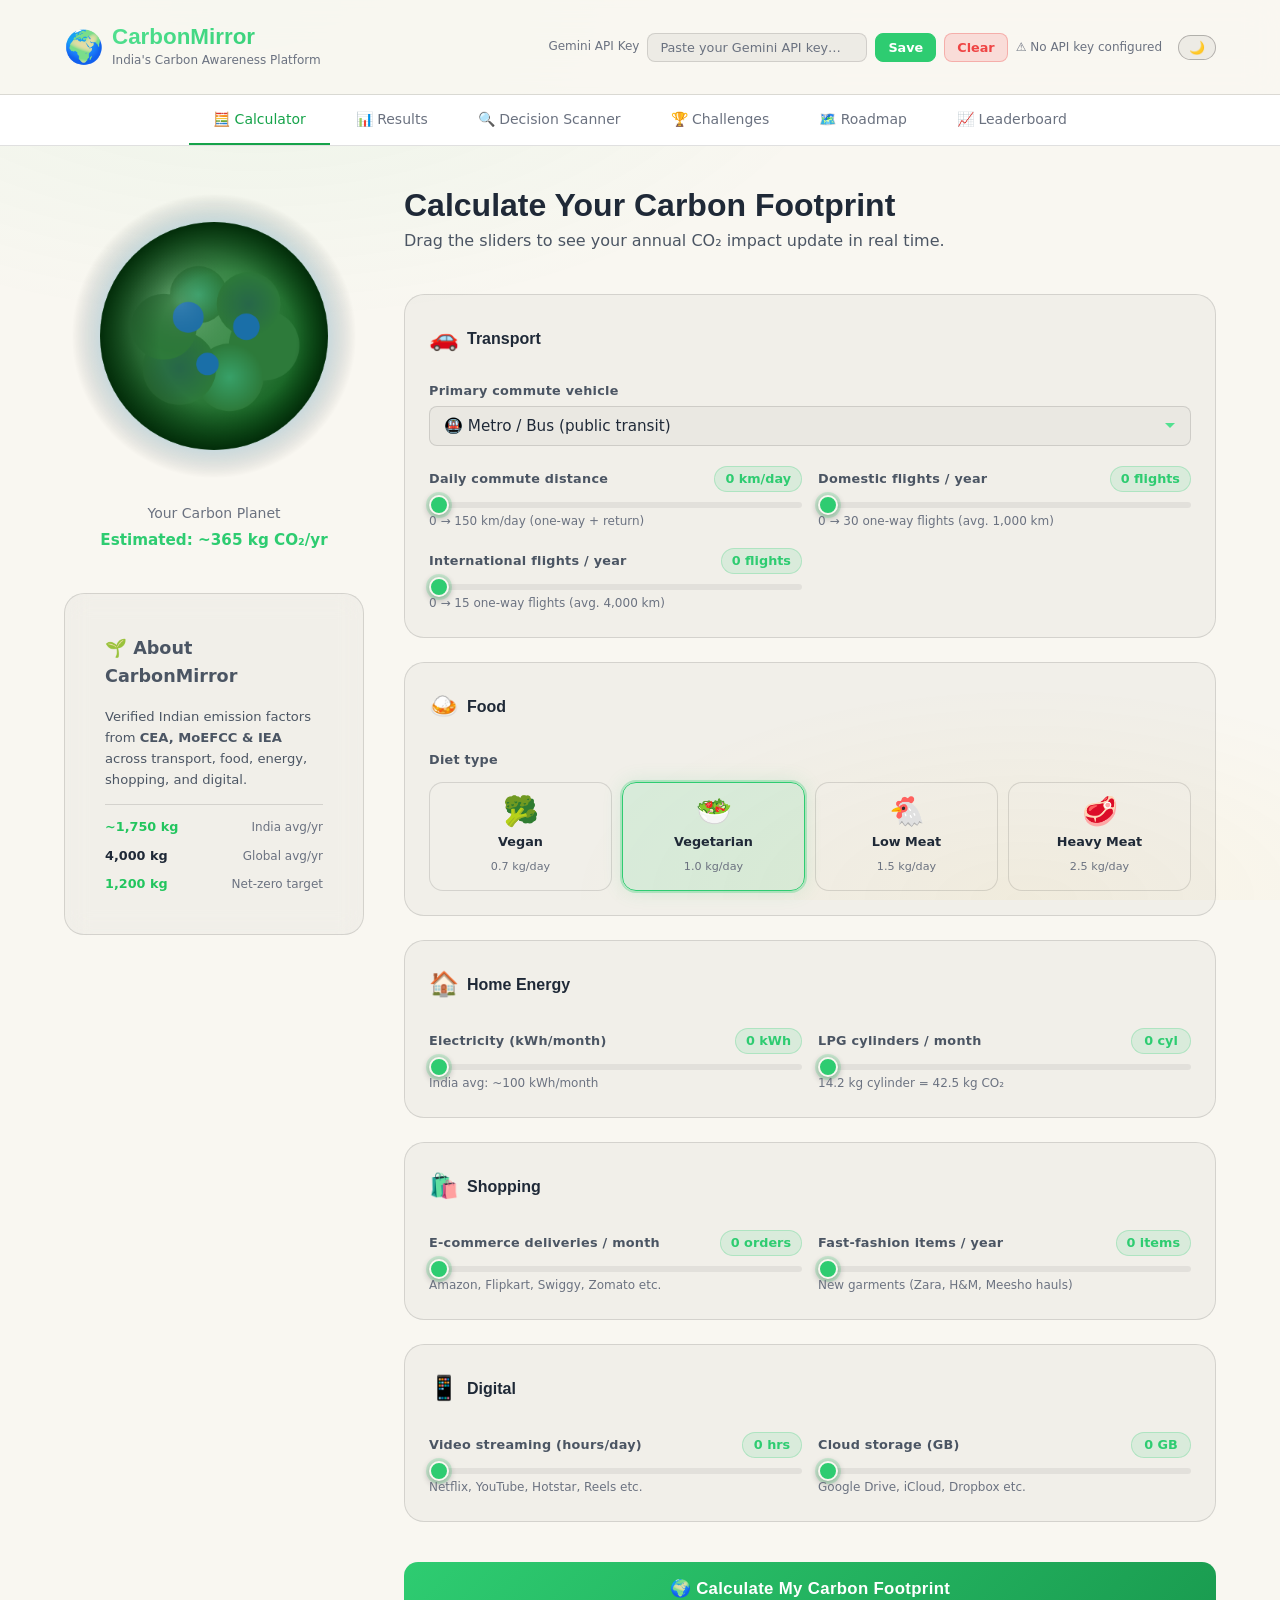
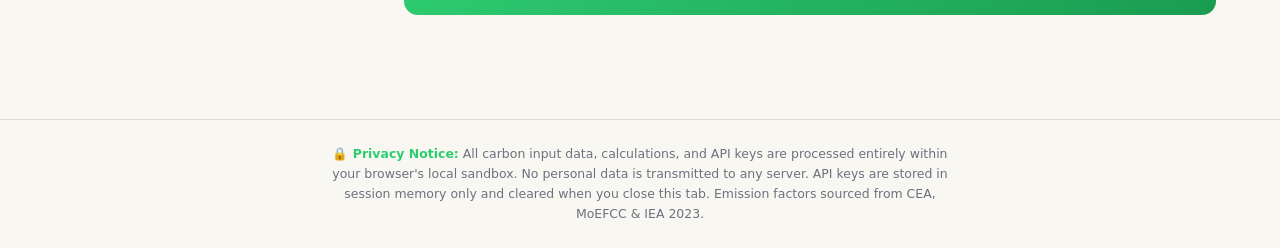
<file: index.html>
<!DOCTYPE html>
<html lang="en">
<head>
  <meta charset="UTF-8" />
  <meta name="viewport" content="width=device-width, initial-scale=1.0" />
  <title>CarbonMirror &ndash; India&apos;s Carbon Footprint Awareness Platform</title>
  <meta name="description" content="Calculate your personal carbon footprint, get AI-powered nudges, earn badges, and join thousands of urban Indians building a net-zero future." />
  <meta http-equiv="Content-Security-Policy"
    content="default-src 'self'; script-src 'self'; style-src 'self' 'unsafe-inline' https://fonts.googleapis.com; font-src https://fonts.gstatic.com; connect-src 'self' https://generativelanguage.googleapis.com; img-src 'self' data: blob:; worker-src 'none'; object-src 'none';" />
  <meta property="og:title" content="CarbonMirror" />
  <meta property="og:description" content="Make your invisible carbon footprint viscerally real." />
  <meta property="og:type" content="website" />
  <link rel="icon" href="data:image/svg+xml,<svg xmlns='http://www.w3.org/2000/svg' viewBox='0 0 100 100'><text y='.9em' font-size='90'>🌍</text></svg>" />
  <link rel="stylesheet" href="style.css" />
</head>
<body>

<!-- HEADER -->
<header class="app-header" role="banner">
  <div class="header-inner">
    <div class="header-brand">
      <span class="brand-icon" aria-hidden="true">🌍</span>
      <div class="brand-text">
        <h1>CarbonMirror</h1>
        <p class="tagline">India&apos;s Carbon Awareness Platform</p>
      </div>
    </div>
    <div class="api-key-panel" id="api-key-panel" role="region" aria-label="Gemini API Key Configuration">
      <label for="api-key-input">Gemini API Key</label>
      <input type="password" id="api-key-input" class="input-api-key" placeholder="Paste your Gemini API key&hellip;" tabindex="0" autocomplete="off" aria-describedby="api-key-status" aria-label="Gemini API key input" />
      <button id="btn-api-save" class="btn btn-primary btn-sm" aria-label="Save API key">Save</button>
      <button id="btn-api-clear" class="btn btn-danger btn-sm" aria-label="Clear API key">Clear</button>
      <span id="api-key-status" class="api-key-status">&#x26A0;&#xFE0F; No API key configured</span>
      <button id="btn-theme-toggle" class="btn btn-secondary btn-sm btn-theme" aria-label="Toggle theme" title="Toggle Light/Dark Mode">☀️</button>
    </div>
  </div>
</header>

<!-- NAVIGATION -->
<nav class="app-nav" role="navigation" aria-label="Main navigation">
  <div class="nav-tabs" role="tablist" aria-label="App views">
    <button class="nav-tab nav-tab--active" data-nav="calculator" role="tab" aria-selected="true" tabindex="0" aria-controls="section-calculator">&#x1F9EE; Calculator</button>
    <button class="nav-tab" data-nav="results" role="tab" aria-selected="false" tabindex="0" aria-controls="section-results">&#x1F4CA; Results</button>
    <button class="nav-tab" data-nav="nudge" role="tab" aria-selected="false" tabindex="0" aria-controls="section-nudge">&#x1F50D; Decision Scanner</button>
    <button class="nav-tab" data-nav="challenges" role="tab" aria-selected="false" tabindex="0" aria-controls="section-challenges">&#x1F3C6; Challenges</button>
    <button class="nav-tab" data-nav="roadmap" role="tab" aria-selected="false" tabindex="0" aria-controls="section-roadmap">&#x1F5FA;&#xFE0F; Roadmap</button>
    <button class="nav-tab" data-nav="leaderboard" role="tab" aria-selected="false" tabindex="0" aria-controls="section-leaderboard">&#x1F4C8; Leaderboard</button>
  </div>
</nav>

<!-- MAIN -->
<main class="app-main" role="main">
  <div class="app-wrapper">

    <!-- VIEW: CALCULATOR -->
    <section id="section-calculator" class="view-section" aria-label="Carbon calculator" role="tabpanel">
      <div class="calculator-layout">

        <!-- Sidebar -->
        <aside class="calculator-sidebar">
          <div class="planet-hero">
            <canvas id="planet-canvas" width="300" height="300" aria-label="Carbon planet visualization" role="img"></canvas>
            <p class="planet-label">Your Carbon Planet</p>
            <p class="live-summary" id="live-summary" aria-live="polite" aria-atomic="true"></p>
          </div>
          <div class="card info-card">
            <p class="card-title">&#x1F331; About CarbonMirror</p>
            <p class="info-text">Verified Indian emission factors from <strong>CEA, MoEFCC &amp; IEA</strong> across transport, food, energy, shopping, and digital.</p>
            <div class="info-stats">
              <div class="info-stat"><span class="info-stat-val green">~1,750 kg</span><span class="info-stat-lbl">India avg/yr</span></div>
              <div class="info-stat"><span class="info-stat-val">4,000 kg</span><span class="info-stat-lbl">Global avg/yr</span></div>
              <div class="info-stat"><span class="info-stat-val green">1,200 kg</span><span class="info-stat-lbl">Net-zero target</span></div>
            </div>
          </div>
        </aside>

        <!-- Form -->
        <div class="calc-form-col">
          <div class="section-header">
            <h2>Calculate Your Carbon Footprint</h2>
            <p>Drag the sliders to see your annual CO&#x2082; impact update in real time.</p>
          </div>

          <form id="calculator-form" novalidate aria-label="Carbon footprint calculator">

            <!-- 1. TRANSPORT -->
            <div class="calc-section" aria-labelledby="section-transport-title">
              <div class="calc-section-header">
                <span class="calc-section-icon" aria-hidden="true">&#x1F697;</span>
                <h3 class="calc-section-title" id="section-transport-title">Transport</h3>
              </div>

              <div class="form-group mb-md">
                <label class="form-label" for="input-vehicle-type">Primary commute vehicle</label>
                <select id="input-vehicle-type" class="form-select" tabindex="0" aria-required="true">
                  <option value="bus_metro">&#x1F687; Metro / Bus (public transit)</option>
                  <option value="two_wheeler">&#x1F6F5; Two-Wheeler (Petrol)</option>
                  <option value="petrol_car">&#x1F697; Petrol Car</option>
                  <option value="diesel_car">&#x1F699; Diesel Car</option>
                  <option value="electric_vehicle">&#x26A1; Electric Vehicle / E-Scooter</option>
                </select>
              </div>

              <div class="form-row">
                <div class="form-group">
                  <div class="slider-label-row">
                    <label class="form-label" for="input-daily-km">Daily commute distance</label>
                    <span class="slider-value-badge" id="val-daily-km">0 km/day</span>
                  </div>
                  <input type="range" id="input-daily-km" class="form-slider" min="0" max="150" step="1" value="0" tabindex="0" />
                  <span class="form-hint">0 &#x2192; 150 km/day (one-way + return)</span>
                </div>
                <div class="form-group">
                  <div class="slider-label-row">
                    <label class="form-label" for="input-domestic-flights">Domestic flights / year</label>
                    <span class="slider-value-badge" id="val-domestic-flights">0 flights</span>
                  </div>
                  <input type="range" id="input-domestic-flights" class="form-slider" min="0" max="30" step="1" value="0" tabindex="0" />
                  <span class="form-hint">0 &#x2192; 30 one-way flights (avg. 1,000 km)</span>
                </div>
                <div class="form-group">
                  <div class="slider-label-row">
                    <label class="form-label" for="input-intl-flights">International flights / year</label>
                    <span class="slider-value-badge" id="val-intl-flights">0 flights</span>
                  </div>
                  <input type="range" id="input-intl-flights" class="form-slider" min="0" max="15" step="1" value="0" tabindex="0" />
                  <span class="form-hint">0 &#x2192; 15 one-way flights (avg. 4,000 km)</span>
                </div>
              </div>
            </div>

            <!-- 2. FOOD -->
            <div class="calc-section mt-lg" aria-labelledby="section-food-title">
              <div class="calc-section-header">
                <span class="calc-section-icon" aria-hidden="true">&#x1F35B;</span>
                <h3 class="calc-section-title" id="section-food-title">Food</h3>
              </div>
              <label class="form-label" style="display:block;margin-bottom:12px">Diet type</label>
              <div class="diet-selector" role="radiogroup" aria-label="Diet type" id="diet-selector">
                <label class="diet-option">
                  <input type="radio" name="diet_type" value="vegan" class="diet-radio" />
                  <span class="diet-icon">&#x1F966;</span>
                  <span class="diet-name">Vegan</span>
                  <span class="diet-co2">0.7 kg/day</span>
                </label>
                <label class="diet-option">
                  <input type="radio" name="diet_type" value="vegetarian" class="diet-radio" checked />
                  <span class="diet-icon">&#x1F957;</span>
                  <span class="diet-name">Vegetarian</span>
                  <span class="diet-co2">1.0 kg/day</span>
                </label>
                <label class="diet-option">
                  <input type="radio" name="diet_type" value="low_meat" class="diet-radio" />
                  <span class="diet-icon">&#x1F414;</span>
                  <span class="diet-name">Low Meat</span>
                  <span class="diet-co2">1.5 kg/day</span>
                </label>
                <label class="diet-option">
                  <input type="radio" name="diet_type" value="heavy_meat" class="diet-radio" />
                  <span class="diet-icon">&#x1F969;</span>
                  <span class="diet-name">Heavy Meat</span>
                  <span class="diet-co2">2.5 kg/day</span>
                </label>
              </div>
              <select id="input-diet-type" class="sr-only" aria-hidden="true" tabindex="-1">
                <option value="vegan">Vegan</option>
                <option value="vegetarian" selected>Vegetarian</option>
                <option value="low_meat">Low Meat</option>
                <option value="heavy_meat">Heavy Meat</option>
              </select>
            </div>

            <!-- 3. HOME ENERGY -->
            <div class="calc-section mt-lg" aria-labelledby="section-home-title">
              <div class="calc-section-header">
                <span class="calc-section-icon" aria-hidden="true">&#x1F3E0;</span>
                <h3 class="calc-section-title" id="section-home-title">Home Energy</h3>
              </div>
              <div class="form-row">
                <div class="form-group">
                  <div class="slider-label-row">
                    <label class="form-label" for="input-electricity">Electricity (kWh/month)</label>
                    <span class="slider-value-badge" id="val-electricity">0 kWh</span>
                  </div>
                  <input type="range" id="input-electricity" class="form-slider" min="0" max="600" step="5" value="0" tabindex="0" />
                  <span class="form-hint">India avg: ~100 kWh/month</span>
                </div>
                <div class="form-group">
                  <div class="slider-label-row">
                    <label class="form-label" for="input-lpg">LPG cylinders / month</label>
                    <span class="slider-value-badge" id="val-lpg">0 cyl</span>
                  </div>
                  <input type="range" id="input-lpg" class="form-slider" min="0" max="5" step="0.5" value="0" tabindex="0" />
                  <span class="form-hint">14.2 kg cylinder = 42.5 kg CO&#x2082;</span>
                </div>
              </div>
            </div>

            <!-- 4. SHOPPING -->
            <div class="calc-section mt-lg" aria-labelledby="section-shopping-title">
              <div class="calc-section-header">
                <span class="calc-section-icon" aria-hidden="true">&#x1F6CD;&#xFE0F;</span>
                <h3 class="calc-section-title" id="section-shopping-title">Shopping</h3>
              </div>
              <div class="form-row">
                <div class="form-group">
                  <div class="slider-label-row">
                    <label class="form-label" for="input-deliveries">E-commerce deliveries / month</label>
                    <span class="slider-value-badge" id="val-deliveries">0 orders</span>
                  </div>
                  <input type="range" id="input-deliveries" class="form-slider" min="0" max="60" step="1" value="0" tabindex="0" />
                  <span class="form-hint">Amazon, Flipkart, Swiggy, Zomato etc.</span>
                </div>
                <div class="form-group">
                  <div class="slider-label-row">
                    <label class="form-label" for="input-fashion">Fast-fashion items / year</label>
                    <span class="slider-value-badge" id="val-fashion">0 items</span>
                  </div>
                  <input type="range" id="input-fashion" class="form-slider" min="0" max="100" step="1" value="0" tabindex="0" />
                  <span class="form-hint">New garments (Zara, H&amp;M, Meesho hauls)</span>
                </div>
              </div>
            </div>

            <!-- 5. DIGITAL -->
            <div class="calc-section mt-lg" aria-labelledby="section-digital-title">
              <div class="calc-section-header">
                <span class="calc-section-icon" aria-hidden="true">&#x1F4F1;</span>
                <h3 class="calc-section-title" id="section-digital-title">Digital</h3>
              </div>
              <div class="form-row">
                <div class="form-group">
                  <div class="slider-label-row">
                    <label class="form-label" for="input-streaming">Video streaming (hours/day)</label>
                    <span class="slider-value-badge" id="val-streaming">0 hrs</span>
                  </div>
                  <input type="range" id="input-streaming" class="form-slider" min="0" max="16" step="0.5" value="0" tabindex="0" />
                  <span class="form-hint">Netflix, YouTube, Hotstar, Reels etc.</span>
                </div>
                <div class="form-group">
                  <div class="slider-label-row">
                    <label class="form-label" for="input-cloud-storage">Cloud storage (GB)</label>
                    <span class="slider-value-badge" id="val-cloud-storage">0 GB</span>
                  </div>
                  <input type="range" id="input-cloud-storage" class="form-slider" min="0" max="2000" step="5" value="0" tabindex="0" />
                  <span class="form-hint">Google Drive, iCloud, Dropbox etc.</span>
                </div>
              </div>
            </div>

            <!-- Submit -->
            <div class="mt-xl">
              <button type="submit" id="btn-calculate" class="btn-submit" tabindex="0">
                &#x1F30D; Calculate My Carbon Footprint
              </button>
            </div>

          </form>
        </div>
      </div>
    </section>

    <!-- VIEW: RESULTS -->
    <section id="section-results" class="view-section" aria-label="Footprint results" role="tabpanel">

      <div class="results-hero text-center">
        <p style="font-size:0.875rem;color:var(--txt-muted);letter-spacing:0.1em;text-transform:uppercase;margin-bottom:8px">Your Annual Carbon Footprint</p>
        <div class="results-score" id="result-total-kg" aria-live="polite" aria-atomic="true">&mdash;</div>
        <p class="results-score-unit">kg CO&#x2082; / year</p>
        <span class="tier-badge tier-badge--green" id="result-tier-label">&mdash;</span>
        <p class="benchmark-diff" id="result-vs-india">&mdash;</p>
      </div>

      <div class="netzero-section card mb-lg">
        <p class="card-title">&#x1F3AF; Net-Zero Progress (Target: 1,200 kg CO&#x2082;/yr by 2030)</p>
        <div class="netzero-bar-track" role="progressbar" aria-label="Net-zero progress" aria-valuemin="0" aria-valuemax="100">
          <div class="netzero-bar-fill" id="netzero-progress-bar" style="width:0%"></div>
        </div>
        <div class="netzero-labels">
          <span>India Avg (1,750 kg)</span>
          <span>Gap to target: <strong id="netzero-gap-kg">&mdash;</strong> kg</span>
          <span>Net-Zero (1,200 kg)</span>
        </div>
      </div>

      <div class="card mb-lg">
        <p class="card-title">&#x1F4A1; What Does This Look Like?</p>
        <div class="equiv-grid">
          <div class="equiv-card">
            <span class="equiv-icon">&#x1F697;</span>
            <div class="equiv-value" id="equiv-drives">&mdash;</div>
            <p class="equiv-label">Delhi &rarr; Mumbai drives</p>
          </div>
          <div class="equiv-card">
            <span class="equiv-icon">&#x1F333;</span>
            <div class="equiv-value" id="equiv-trees">&mdash;</div>
            <p class="equiv-label">Trees to offset (1 yr)</p>
          </div>
          <div class="equiv-card">
            <span class="equiv-icon">&#x1F3E0;</span>
            <div class="equiv-value" id="equiv-home-months">&mdash;</div>
            <p class="equiv-label">Indian home energy months</p>
          </div>
        </div>
      </div>

      <div class="results-grid">
        <div class="card">
          <p class="card-title">&#x1F4CA; Category Breakdown</p>
          <div class="category-list">
            <div class="category-item">
              <div class="category-header"><span class="category-name">&#x1F697; Transport</span><div class="category-stats"><span id="cat-transport-kg">&mdash;</span> kg <span id="cat-transport-pct">&mdash;</span></div></div>
              <div class="bar-track" role="progressbar" aria-label="Transport emissions" aria-valuemin="0" aria-valuemax="100"><div class="bar-fill bar-fill--transport" id="cat-transport-bar" style="width:0%"></div></div>
            </div>
            <div class="category-item">
              <div class="category-header"><span class="category-name">&#x1F35B; Food</span><div class="category-stats"><span id="cat-food-kg">&mdash;</span> kg <span id="cat-food-pct">&mdash;</span></div></div>
              <div class="bar-track" role="progressbar" aria-label="Food emissions" aria-valuemin="0" aria-valuemax="100"><div class="bar-fill bar-fill--food" id="cat-food-bar" style="width:0%"></div></div>
            </div>
            <div class="category-item">
              <div class="category-header"><span class="category-name">&#x1F3E0; Home Energy</span><div class="category-stats"><span id="cat-home-kg">&mdash;</span> kg <span id="cat-home-pct">&mdash;</span></div></div>
              <div class="bar-track" role="progressbar" aria-label="Home energy emissions" aria-valuemin="0" aria-valuemax="100"><div class="bar-fill bar-fill--home" id="cat-home-bar" style="width:0%"></div></div>
            </div>
            <div class="category-item">
              <div class="category-header"><span class="category-name">&#x1F6CD;&#xFE0F; Shopping</span><div class="category-stats"><span id="cat-shopping-kg">&mdash;</span> kg <span id="cat-shopping-pct">&mdash;</span></div></div>
              <div class="bar-track" role="progressbar" aria-label="Shopping emissions" aria-valuemin="0" aria-valuemax="100"><div class="bar-fill bar-fill--shopping" id="cat-shopping-bar" style="width:0%"></div></div>
            </div>
            <div class="category-item">
              <div class="category-header"><span class="category-name">&#x1F4F1; Digital</span><div class="category-stats"><span id="cat-digital-kg">&mdash;</span> kg <span id="cat-digital-pct">&mdash;</span></div></div>
              <div class="bar-track" role="progressbar" aria-label="Digital emissions" aria-valuemin="0" aria-valuemax="100"><div class="bar-fill bar-fill--digital" id="cat-digital-bar" style="width:0%"></div></div>
            </div>
          </div>
        </div>

        <div class="card">
          <p class="card-title">&#x1F3C5; Your Badges</p>
          <div class="badges-grid" id="badges-grid" aria-label="Earned and locked badges"></div>
        </div>
      </div>

      <div class="card mt-xl">
        <p class="card-title">&#x1F6E3;&#xFE0F; Your Personalised Action Roadmap</p>
        <p style="font-size:0.875rem;margin-bottom:16px">Top actions ranked by CO&#x2082; impact for your specific profile.</p>
        <div id="roadmap-list" class="roadmap-list" aria-label="Recommended carbon reduction actions"></div>
      </div>

      <div class="share-section mt-xl">
        <div class="card">
          <p class="card-title">&#x1F4E4; Share Your Footprint</p>
          <p style="font-size:0.875rem;margin-bottom:16px">Download or share your personalised carbon card.</p>
          <div class="share-canvas-wrap">
            <canvas id="share-canvas" aria-label="Carbon footprint share card preview"></canvas>
          </div>
          <div class="share-actions">
            <button id="btn-download-card" class="btn btn-primary" tabindex="0">&#x2B07;&#xFE0F; Download PNG</button>
            <button id="btn-share-card" class="btn btn-secondary" tabindex="0">&#x1F4E4; Share</button>
          </div>
        </div>
      </div>

    </section>

    <!-- VIEW: DECISION SCANNER -->
    <section id="section-nudge" class="view-section" aria-label="Decision scanner" role="tabpanel">
      <div class="section-header">
        <h2>&#x1F50D; Decision Scanner</h2>
        <p>Describe a planned activity and get an instant AI-powered carbon impact analysis with greener alternatives.</p>
      </div>
      <div class="nudge-layout">
        <div class="nudge-input-area">
          <div class="card">
            <p class="card-title">&#x1F4DD; What are you planning to do?</p>
            <textarea id="nudge-input" class="nudge-textarea" placeholder="e.g. ordering a mutton biryani on Swiggy, booking a flight to Goa, buying a new pair of jeans&hellip;" tabindex="0" aria-label="Describe your planned activity" maxlength="500"></textarea>
            <p class="form-hint mt-lg">Requires a Gemini API key configured in the header above.</p>
            <button id="btn-nudge-scan" class="btn btn-primary mt-lg" tabindex="0" style="width:100%">&#x1F50D; Analyse Carbon Impact</button>
          </div>
          <div class="card">
            <p class="card-title" style="font-size:0.875rem">&#x1F4AC; Try these examples</p>
            <ul style="list-style:none;display:flex;flex-direction:column;gap:8px">
              <li><button class="btn btn-secondary btn-sm" onclick="document.getElementById('nudge-input').value='Ordering mutton biryani and naan on Swiggy'" tabindex="0">&#x1F35B; Ordering mutton biryani</button></li>
              <li><button class="btn btn-secondary btn-sm" onclick="document.getElementById('nudge-input').value='Booking a weekend flight from Mumbai to Goa'" tabindex="0">&#x2708;&#xFE0F; Flight to Goa</button></li>
              <li><button class="btn btn-secondary btn-sm" onclick="document.getElementById('nudge-input').value='Buying 3 new T-shirts from H&amp;M'" tabindex="0">&#x1F455; Buying fast fashion</button></li>
              <li><button class="btn btn-secondary btn-sm" onclick="document.getElementById('nudge-input').value='Watching Netflix for 5 hours'" tabindex="0">&#x1F4FA; 5 hours of Netflix</button></li>
              <li><button class="btn btn-secondary btn-sm" onclick="document.getElementById('nudge-input').value='Driving 40km by car to meet a friend'" tabindex="0">&#x1F697; Driving 40 km</button></li>
            </ul>
          </div>
        </div>
        <div>
          <div class="card">
            <p class="card-title">&#x1F916; AI Carbon Analysis</p>
            <div id="nudge-result-panel" aria-live="polite" aria-atomic="true">
              <p style="color:var(--txt-muted);font-style:italic">Enter an activity above and click Analyse to see your real-time carbon impact.</p>
            </div>
          </div>
        </div>
      </div>
    </section>

    <!-- VIEW: CHALLENGES -->
    <section id="section-challenges" class="view-section" aria-label="Challenges and streaks" role="tabpanel">
      <div class="section-header">
        <h2>&#x1F3C6; Challenges &amp; Streaks</h2>
        <p>Join gamified challenges, build daily check-in streaks, and earn bonus badges.</p>
      </div>

      <div class="streak-panel" aria-label="Streak statistics">
        <div class="streak-card">
          <div class="streak-value" id="streak-current" aria-label="Current streak">0</div>
          <p class="streak-label">&#x1F525; Current Streak (days)</p>
        </div>
        <div class="streak-card">
          <div class="streak-value" id="streak-longest" aria-label="Longest streak">0</div>
          <p class="streak-label">&#x1F3C6; Longest Streak (days)</p>
        </div>
      </div>

      <div style="margin-bottom:var(--space-xl)">
        <button id="btn-checkin" class="btn btn-primary" tabindex="0">&#x1F331; Check In Today</button>
      </div>

      <div class="challenges-grid">
        <div class="challenge-card" aria-labelledby="challenge-name-waste_minimization_7">
          <div class="challenge-card-header">
            <span class="challenge-icon" aria-hidden="true">&#x267B;&#xFE0F;</span>
            <div>
              <p class="challenge-name" id="challenge-name-waste_minimization_7">7-Day Waste Minimization</p>
              <p class="challenge-desc">Eliminate single-use plastics and reduce household waste for 7 consecutive days.</p>
            </div>
          </div>
          <p class="challenge-status" id="challenge-status-waste_minimization_7">Not started</p>
          <div class="challenge-progress-track" role="progressbar" aria-label="7-day waste challenge progress" aria-valuemin="0" aria-valuemax="100">
            <div class="challenge-progress-fill" id="challenge-progress-waste_minimization_7" style="width:0%"></div>
          </div>
          <div class="challenge-actions">
            <button id="challenge-start-waste_minimization_7" class="btn btn-primary btn-sm" tabindex="0">&#x25B6; Start Challenge</button>
            <button id="challenge-check-waste_minimization_7" class="btn btn-secondary btn-sm" style="display:none" tabindex="0">&#x2705; Log Today</button>
          </div>
        </div>

        <div class="challenge-card" aria-labelledby="challenge-name-commute_swap_30">
          <div class="challenge-card-header">
            <span class="challenge-icon" aria-hidden="true">&#x1F687;</span>
            <div>
              <p class="challenge-name" id="challenge-name-commute_swap_30">30-Day Commute Swap</p>
              <p class="challenge-desc">Replace your regular vehicle commute with public transit or cycling for 30 days.</p>
            </div>
          </div>
          <p class="challenge-status" id="challenge-status-commute_swap_30">Not started</p>
          <div class="challenge-progress-track" role="progressbar" aria-label="30-day commute swap progress" aria-valuemin="0" aria-valuemax="100">
            <div class="challenge-progress-fill" id="challenge-progress-commute_swap_30" style="width:0%"></div>
          </div>
          <div class="challenge-actions">
            <button id="challenge-start-commute_swap_30" class="btn btn-primary btn-sm" tabindex="0">&#x25B6; Start Challenge</button>
            <button id="challenge-check-commute_swap_30" class="btn btn-secondary btn-sm" style="display:none" tabindex="0">&#x2705; Log Today</button>
          </div>
        </div>
      </div>
    </section>

    <!-- VIEW: NET-ZERO ROADMAP -->
    <section id="section-roadmap" class="view-section" aria-label="Net-zero journey roadmap" role="tabpanel">
      <div class="section-header">
        <h2>&#x1F5FA;&#xFE0F; Your Net-Zero Journey</h2>
        <p>5 milestones from India&apos;s average (1,750 kg/yr) to the net-zero target (1,200 kg/yr). Each milestone earns a badge.</p>
      </div>

      <!-- Journey progress card -->
      <div class="card roadmap-hero-card mb-lg">
        <div class="roadmap-hero-inner">
          <div class="roadmap-hero-score-block">
            <p class="roadmap-hero-label">Your Footprint</p>
            <p class="roadmap-hero-score" id="rm-current-kg">&mdash;</p>
            <p class="roadmap-hero-unit">kg CO&#x2082;/yr</p>
          </div>
          <div class="roadmap-hero-arrow">&#x2192;</div>
          <div class="roadmap-hero-score-block">
            <p class="roadmap-hero-label">Net-Zero Target</p>
            <p class="roadmap-hero-score" style="color:var(--tier-green)">1,200</p>
            <p class="roadmap-hero-unit">kg CO&#x2082;/yr</p>
          </div>
        </div>
        <div class="roadmap-master-wrap">
          <div class="roadmap-master-track" role="progressbar" aria-label="Journey progress" aria-valuemin="0" aria-valuemax="100">
            <div class="roadmap-master-fill" id="rm-master-fill" style="width:0%"></div>
            <div class="rm-tick" style="left:20%"><div class="rm-tick-dot" id="rm-tick-1"></div><span class="rm-tick-label">M1</span></div>
            <div class="rm-tick" style="left:40%"><div class="rm-tick-dot" id="rm-tick-2"></div><span class="rm-tick-label">M2</span></div>
            <div class="rm-tick" style="left:60%"><div class="rm-tick-dot" id="rm-tick-3"></div><span class="rm-tick-label">M3</span></div>
            <div class="rm-tick" style="left:80%"><div class="rm-tick-dot" id="rm-tick-4"></div><span class="rm-tick-label">M4</span></div>
            <div class="rm-tick" style="left:100%"><div class="rm-tick-dot" id="rm-tick-5"></div><span class="rm-tick-label">&#x1F3C6;</span></div>
          </div>
        </div>
        <p id="rm-hint-text" style="font-size:0.8rem;color:var(--txt-muted);margin-top:8px;text-align:center">Calculate your footprint to see your progress on the roadmap.</p>
      </div>

      <!-- Milestones -->
      <div class="milestones-list" id="milestones-list" aria-label="Net-zero milestones">

        <div class="milestone-card" id="milestone-card-1" data-threshold="1650">
          <div class="milestone-left">
            <div class="milestone-badge-icon" id="milestone-badge-1">&#x1F33F;</div>
            <div class="milestone-connector" id="milestone-connector-1"></div>
          </div>
          <div class="milestone-body">
            <div class="milestone-header-row">
              <div>
                <p class="milestone-number">Milestone 1</p>
                <h3 class="milestone-title">Conscious Starter</h3>
                <p class="milestone-threshold">Reach &le; 1,650 kg CO&#x2082;/yr</p>
              </div>
              <span class="milestone-status-pill" id="milestone-status-1">&#x1F512; Locked</span>
            </div>
            <p class="milestone-desc">You&apos;ve started your journey. Small daily choices &mdash; fewer deliveries, a shorter commute, skipping one flight &mdash; add up to your first 100 kg cut. Every action is registered on your Carbon Planet.</p>
            <div class="milestone-actions-list">
              <div class="milestone-action-chip">&#x1F687; Take metro 3 days/week</div>
              <div class="milestone-action-chip">&#x1F4E6; Cut deliveries to &lt;5/month</div>
              <div class="milestone-action-chip">&#x1F4A1; Switch to LED bulbs</div>
            </div>
            <div class="milestone-reward">
              <span class="milestone-badge-pill">&#x1F3C5; Earns: <strong>Conscious Starter</strong> badge</span>
              <span class="milestone-co2-chip">Saves ~100 kg CO&#x2082;/yr</span>
            </div>
          </div>
        </div>

        <div class="milestone-card" id="milestone-card-2" data-threshold="1500">
          <div class="milestone-left">
            <div class="milestone-badge-icon" id="milestone-badge-2">&#x1F331;</div>
            <div class="milestone-connector" id="milestone-connector-2"></div>
          </div>
          <div class="milestone-body">
            <div class="milestone-header-row">
              <div>
                <p class="milestone-number">Milestone 2</p>
                <h3 class="milestone-title">Green Zone Entry</h3>
                <p class="milestone-threshold">Reach &le; 1,500 kg CO&#x2082;/yr</p>
              </div>
              <span class="milestone-status-pill" id="milestone-status-2">&#x1F512; Locked</span>
            </div>
            <p class="milestone-desc">You&apos;ve entered the Green Zone &mdash; below 1,500 kg. Your planet visualization glows healthy blue-green. You&apos;re now significantly cleaner than the Indian average.</p>
            <div class="milestone-actions-list">
              <div class="milestone-action-chip">&#x1F957; Go vegetarian 5 days/week</div>
              <div class="milestone-action-chip">&#x1F6BF; Shorter showers, cold wash</div>
              <div class="milestone-action-chip">&#x1F6F5; E-scooter for short trips</div>
            </div>
            <div class="milestone-reward">
              <span class="milestone-badge-pill">&#x1F3C5; Earns: <strong>Green Zone Pioneer</strong> badge</span>
              <span class="milestone-co2-chip">Saves ~150 kg CO&#x2082;/yr</span>
            </div>
          </div>
        </div>

        <div class="milestone-card" id="milestone-card-3" data-threshold="1400">
          <div class="milestone-left">
            <div class="milestone-badge-icon" id="milestone-badge-3">&#x1F30D;</div>
            <div class="milestone-connector" id="milestone-connector-3"></div>
          </div>
          <div class="milestone-body">
            <div class="milestone-header-row">
              <div>
                <p class="milestone-number">Milestone 3</p>
                <h3 class="milestone-title">Climate Conscious</h3>
                <p class="milestone-threshold">Reach &le; 1,400 kg CO&#x2082;/yr</p>
              </div>
              <span class="milestone-status-pill" id="milestone-status-3">&#x1F512; Locked</span>
            </div>
            <p class="milestone-desc">Halfway to net-zero. Your lifestyle changes are now measurable in rupee savings too. You&apos;re among the top 10% of climate-conscious Indians.</p>
            <div class="milestone-actions-list">
              <div class="milestone-action-chip">&#x2708;&#xFE0F; Skip one domestic flight</div>
              <div class="milestone-action-chip">&#x26A1; Install solar water heater</div>
              <div class="milestone-action-chip">&#x1F457; Buy 50% fewer fast-fashion items</div>
            </div>
            <div class="milestone-reward">
              <span class="milestone-badge-pill">&#x1F3C5; Earns: <strong>Climate Conscious</strong> badge</span>
              <span class="milestone-co2-chip">Saves ~100 kg CO&#x2082;/yr</span>
            </div>
          </div>
        </div>

        <div class="milestone-card" id="milestone-card-4" data-threshold="1300">
          <div class="milestone-left">
            <div class="milestone-badge-icon" id="milestone-badge-4">&#x1F333;</div>
            <div class="milestone-connector" id="milestone-connector-4"></div>
          </div>
          <div class="milestone-body">
            <div class="milestone-header-row">
              <div>
                <p class="milestone-number">Milestone 4</p>
                <h3 class="milestone-title">Carbon Minimalist</h3>
                <p class="milestone-threshold">Reach &le; 1,300 kg CO&#x2082;/yr</p>
              </div>
              <span class="milestone-status-pill" id="milestone-status-4">&#x1F512; Locked</span>
            </div>
            <p class="milestone-desc">Your footprint is just 75% of India&apos;s average. Equivalent to planting 25 trees every year &mdash; purely by how you live.</p>
            <div class="milestone-actions-list">
              <div class="milestone-action-chip">&#x1F50C; Switch to EV or cycle</div>
              <div class="milestone-action-chip">&#x1F966; Mostly vegetarian / vegan</div>
              <div class="milestone-action-chip">&#x1F4FA; Cut streaming to &lt;2 hrs/day</div>
            </div>
            <div class="milestone-reward">
              <span class="milestone-badge-pill">&#x1F3C5; Earns: <strong>Carbon Minimalist</strong> badge</span>
              <span class="milestone-co2-chip">Saves ~100 kg CO&#x2082;/yr</span>
            </div>
          </div>
        </div>

        <div class="milestone-card milestone-card--final" id="milestone-card-5" data-threshold="1200">
          <div class="milestone-left">
            <div class="milestone-badge-icon milestone-badge-icon--final" id="milestone-badge-5">&#x1F3C6;</div>
          </div>
          <div class="milestone-body">
            <div class="milestone-header-row">
              <div>
                <p class="milestone-number">Milestone 5 &mdash; Final</p>
                <h3 class="milestone-title">Net-Zero Champion</h3>
                <p class="milestone-threshold">Reach &le; 1,200 kg CO&#x2082;/yr</p>
              </div>
              <span class="milestone-status-pill" id="milestone-status-5">&#x1F512; Locked</span>
            </div>
            <p class="milestone-desc">You&apos;ve reached India&apos;s 2030 net-zero target. Your carbon mirror shows a planet as healthy as it can be. You&apos;re not just reducing emissions &mdash; you&apos;re leading a generation.</p>
            <div class="milestone-actions-list">
              <div class="milestone-action-chip">&#x1F333; Plant 5 trees/year via NGO</div>
              <div class="milestone-action-chip">&#x2600;&#xFE0F; Solar panel or green energy</div>
              <div class="milestone-action-chip">&#x1F331; Share your journey publicly</div>
            </div>
            <div class="milestone-reward">
              <span class="milestone-badge-pill milestone-badge-pill--gold">&#x1F3C6; Earns: <strong>Net-Zero Champion</strong> badge</span>
              <span class="milestone-co2-chip">India&apos;s 2030 target achieved!</span>
            </div>
          </div>
        </div>

      </div>

      <div class="card mt-xl">
        <p class="card-title">&#x1F396;&#xFE0F; Roadmap Badges</p>
        <p class="roadmap-badges-desc">Automatically awarded as you lower your footprint and recalculate.</p>
        <div class="badges-grid" id="roadmap-badges-grid" aria-label="Roadmap milestone badges"></div>
      </div>

    </section>

    <!-- VIEW: LEADERBOARD -->
    <section id="section-leaderboard" class="view-section" aria-label="Peer leaderboard" role="tabpanel">
      <div class="section-header">
        <h2>&#x1F4C8; Peer Leaderboard</h2>
        <p>See how your footprint compares against your simulated urban Indian peer group (lowest CO&#x2082; = #1).</p>
      </div>
      <div class="user-rank-banner" id="user-rank-text" aria-live="polite">Complete the calculator to see your rank.</div>
      <div class="card leaderboard-table-wrap">
        <table class="leaderboard-table" aria-label="Carbon footprint peer leaderboard">
          <thead>
            <tr>
              <th scope="col">Rank</th>
              <th scope="col">Name</th>
              <th scope="col">Footprint</th>
              <th scope="col">Relative Impact</th>
            </tr>
          </thead>
          <tbody id="leaderboard-tbody"></tbody>
        </table>
      </div>
      <p class="text-muted mt-lg text-sm">* Peer profiles are simulated using calibrated urban Indian footprint distributions (800&ndash;3,500 kg CO&#x2082;/yr).</p>
    </section>

  </div>
</main>

<footer class="app-footer" role="contentinfo">
  <div class="app-wrapper">
    <p class="footer-privacy">
      <strong>&#x1F512; Privacy Notice:</strong> All carbon input data, calculations, and API keys are processed entirely within your browser&apos;s local sandbox. No personal data is transmitted to any server. API keys are stored in session memory only and cleared when you close this tab. Emission factors sourced from CEA, MoEFCC &amp; IEA 2023.
    </p>
  </div>
</footer>

<script type="module" src="app.js"></script>
</body>
</html>
</file>
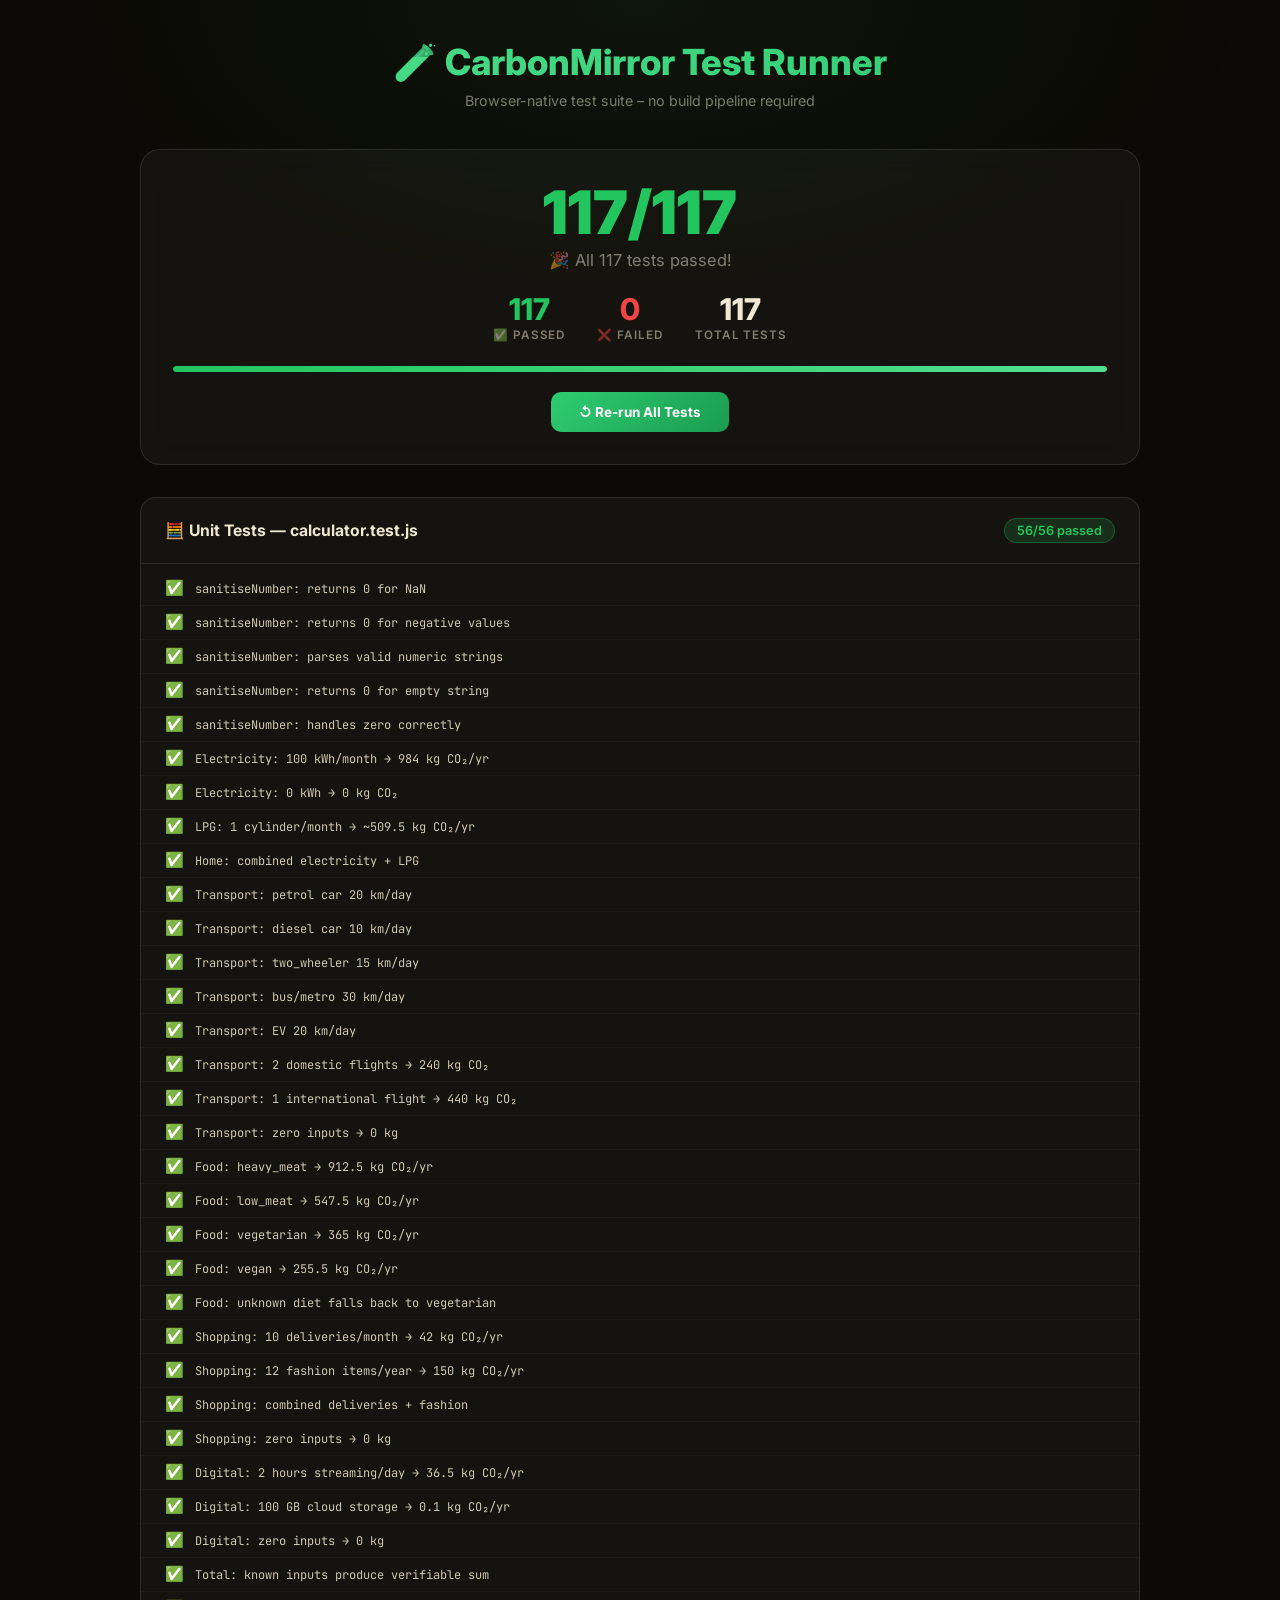
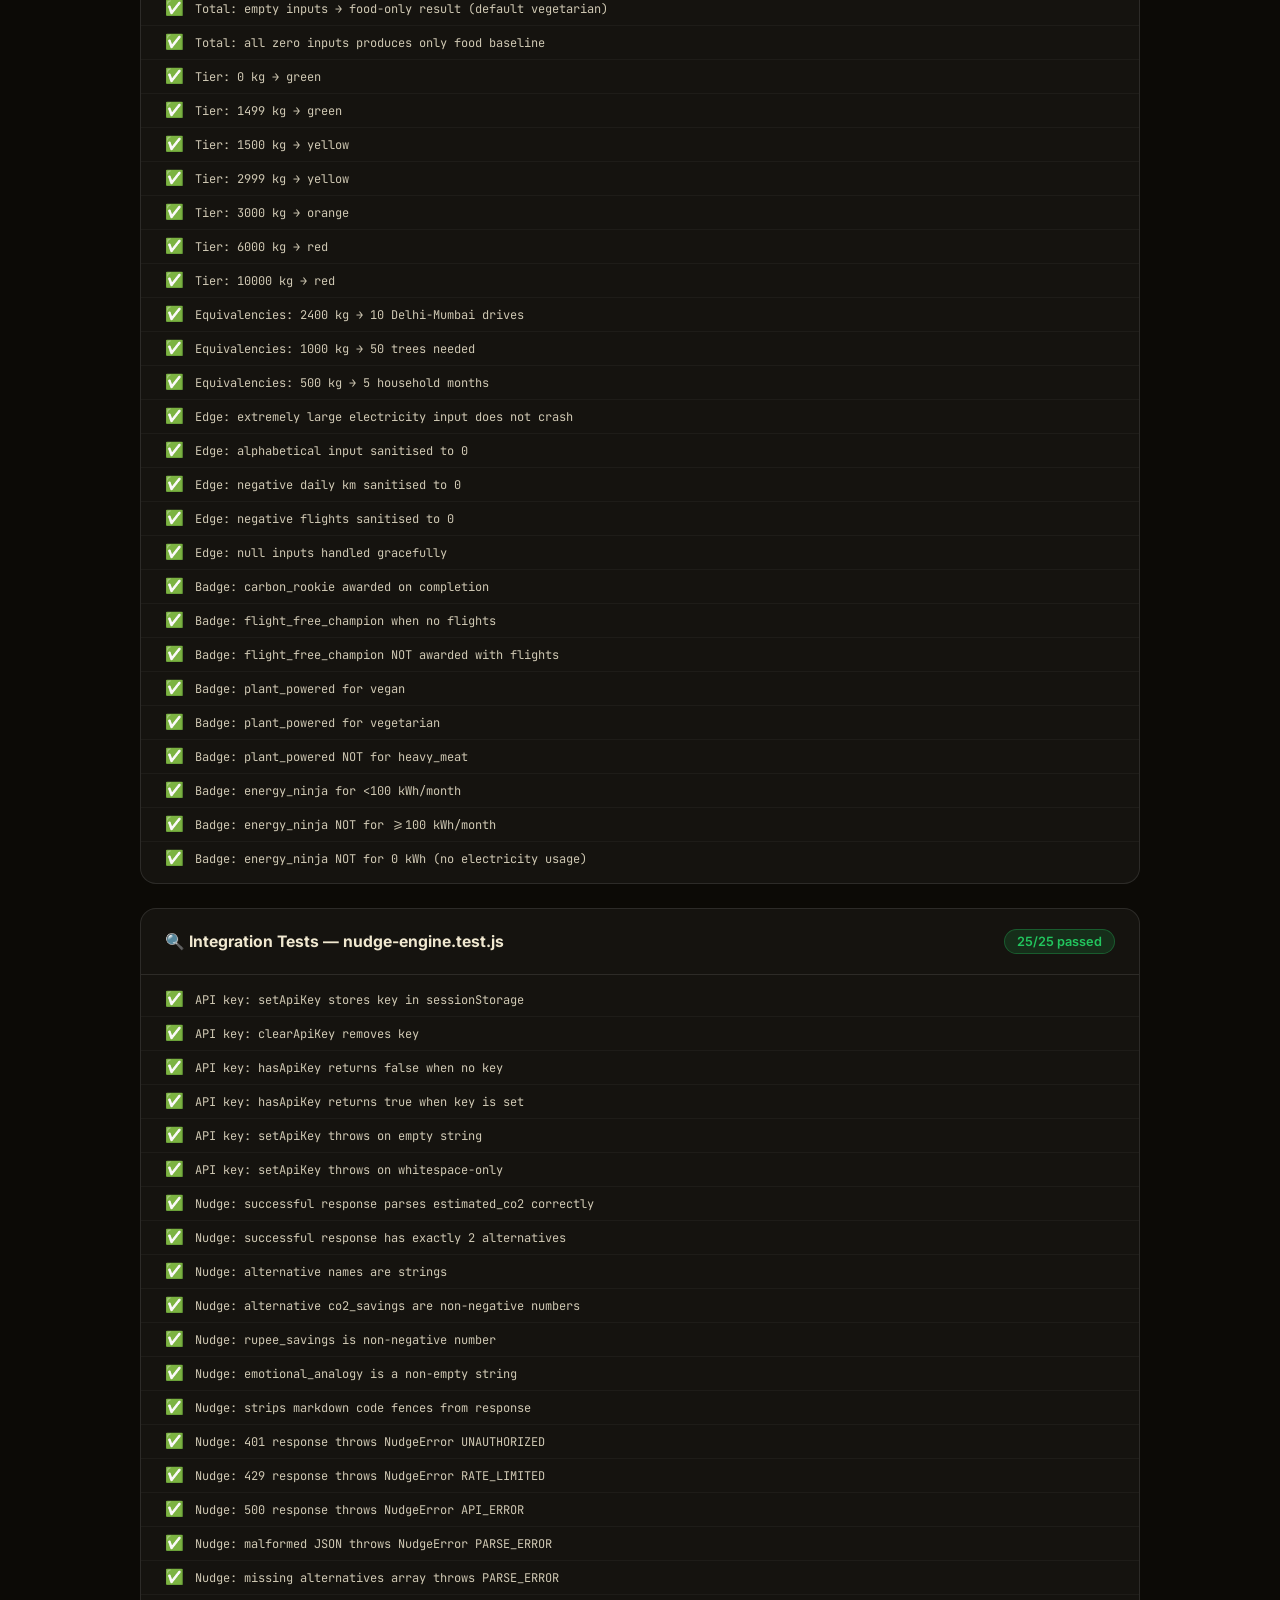
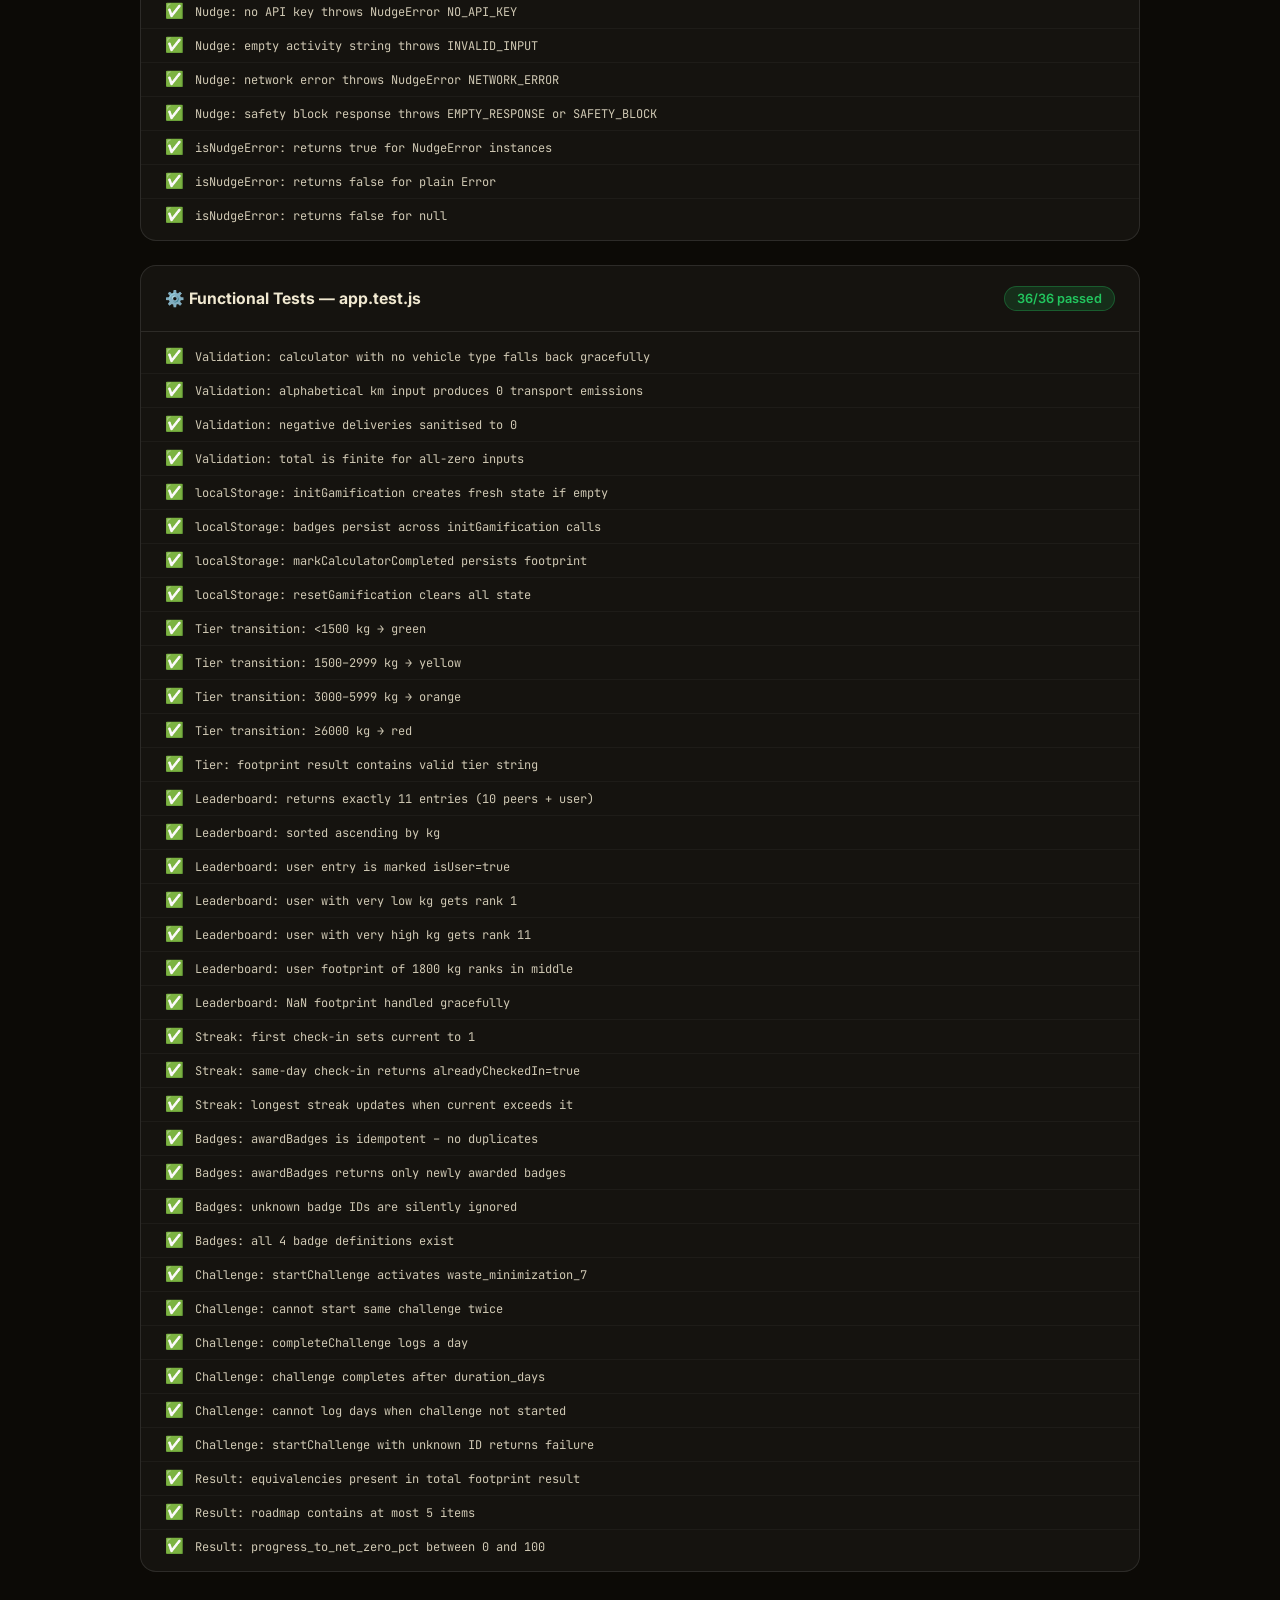
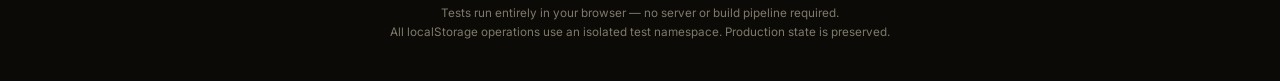
<file: tests/test-runner.html>
<!DOCTYPE html>
<html lang="en">
<head>
  <meta charset="UTF-8" />
  <meta name="viewport" content="width=device-width, initial-scale=1.0" />
  <title>CarbonMirror – Test Runner</title>
  <meta name="description" content="Self-executing browser test dashboard for CarbonMirror" />
  <link rel="icon" href="data:image/svg+xml,<svg xmlns='http://www.w3.org/2000/svg' viewBox='0 0 100 100'><text y='.9em' font-size='90'>🧪</text></svg>" />

  <style>
    @import url('https://fonts.googleapis.com/css2?family=Inter:wght@400;500;600;700;800&family=JetBrains+Mono:wght@400;500&display=swap');

    :root {
      --bg: #0c0a06;
      --bg2: #141008;
      --card: rgba(255,255,255,0.04);
      --border: rgba(255,255,255,0.10);
      --text: #f0e8d0;
      --muted: rgba(240,232,208,0.5);
      --pass: #22c55e;
      --fail: #ef4444;
      --accent: #2ecc71;
      --mono: 'JetBrains Mono', monospace;
    }

    *, *::before, *::after { box-sizing: border-box; margin: 0; padding: 0; }
    html { font-size: 15px; }

    body {
      font-family: 'Inter', sans-serif;
      background: var(--bg);
      color: var(--text);
      min-height: 100vh;
      padding: 40px 20px;
    }

    body::before {
      content: '';
      position: fixed;
      inset: 0;
      background: radial-gradient(ellipse 80% 60% at 50% 0%, rgba(46,204,113,0.06) 0%, transparent 60%);
      pointer-events: none;
    }

    .container {
      max-width: 1000px;
      margin: 0 auto;
    }

    /* Header */
    .runner-header {
      text-align: center;
      margin-bottom: 40px;
    }

    .runner-header h1 {
      font-size: 2.4rem;
      font-weight: 800;
      background: linear-gradient(135deg, #52e090, #2ecc71);
      -webkit-background-clip: text;
      -webkit-text-fill-color: transparent;
      background-clip: text;
      margin-bottom: 8px;
    }

    .runner-header p {
      color: var(--muted);
      font-size: 0.95rem;
    }

    /* Dashboard card */
    .dashboard-card {
      background: var(--card);
      border: 1px solid var(--border);
      border-radius: 20px;
      padding: 32px;
      margin-bottom: 32px;
      backdrop-filter: blur(12px);
      text-align: center;
    }

    .dashboard-total {
      font-size: 4rem;
      font-weight: 900;
      line-height: 1;
      margin-bottom: 8px;
    }

    .dashboard-total.all-pass { color: var(--pass); }
    .dashboard-total.has-fail { color: var(--fail); }
    .dashboard-total.loading { color: var(--muted); }

    .dashboard-label {
      font-size: 1.1rem;
      color: var(--muted);
      margin-bottom: 24px;
    }

    .dashboard-stats {
      display: flex;
      justify-content: center;
      gap: 32px;
      flex-wrap: wrap;
    }

    .stat {
      display: flex;
      flex-direction: column;
      gap: 4px;
    }

    .stat-value {
      font-size: 2rem;
      font-weight: 800;
      line-height: 1;
    }

    .stat-value.pass { color: var(--pass); }
    .stat-value.fail { color: var(--fail); }
    .stat-value.total { color: var(--text); }

    .stat-label {
      font-size: 0.78rem;
      font-weight: 600;
      color: var(--muted);
      text-transform: uppercase;
      letter-spacing: 0.08em;
    }

    /* Progress bar */
    .progress-bar-track {
      height: 6px;
      background: rgba(255,255,255,0.08);
      border-radius: 99px;
      overflow: hidden;
      margin: 24px 0 0;
    }

    .progress-bar-fill {
      height: 100%;
      border-radius: 99px;
      background: linear-gradient(90deg, var(--pass), #52e090);
      transition: width 800ms cubic-bezier(0.22,1,0.36,1);
    }

    /* Suite blocks */
    .suite-block {
      background: var(--card);
      border: 1px solid var(--border);
      border-radius: 16px;
      margin-bottom: 24px;
      overflow: hidden;
    }

    .suite-header {
      display: flex;
      align-items: center;
      justify-content: space-between;
      padding: 20px 24px;
      border-bottom: 1px solid var(--border);
      cursor: pointer;
      user-select: none;
    }

    .suite-header:hover { background: rgba(255,255,255,0.03); }

    .suite-title {
      font-size: 1.05rem;
      font-weight: 700;
      display: flex;
      align-items: center;
      gap: 10px;
    }

    .suite-summary {
      font-size: 0.85rem;
      font-weight: 600;
      padding: 4px 12px;
      border-radius: 99px;
    }

    .suite-summary.all-pass {
      background: rgba(34,197,94,0.15);
      color: var(--pass);
      border: 1px solid rgba(34,197,94,0.3);
    }

    .suite-summary.has-fail {
      background: rgba(239,68,68,0.15);
      color: var(--fail);
      border: 1px solid rgba(239,68,68,0.3);
    }

    .suite-summary.loading {
      background: rgba(255,255,255,0.08);
      color: var(--muted);
      border: 1px solid var(--border);
    }

    /* Test rows */
    .test-list {
      padding: 8px 0;
    }

    .test-row {
      display: flex;
      align-items: baseline;
      gap: 10px;
      padding: 8px 24px;
      font-size: 0.875rem;
      border-bottom: 1px solid rgba(255,255,255,0.04);
      transition: background 150ms;
    }

    .test-row:last-child { border-bottom: none; }
    .test-row:hover { background: rgba(255,255,255,0.03); }

    .test-status {
      font-size: 1rem;
      min-width: 20px;
      line-height: 1;
    }

    .test-name {
      flex: 1;
      color: var(--text);
      opacity: 0.85;
      font-family: var(--mono);
      font-size: 0.8rem;
    }

    .test-error {
      font-size: 0.75rem;
      color: var(--fail);
      font-family: var(--mono);
      background: rgba(239,68,68,0.08);
      border: 1px solid rgba(239,68,68,0.2);
      border-radius: 6px;
      padding: 4px 8px;
      margin-top: 4px;
      display: block;
      white-space: pre-wrap;
      word-break: break-word;
    }

    .test-row-inner { flex: 1; }

    /* Loading spinner */
    .loading-row {
      padding: 24px;
      text-align: center;
      color: var(--muted);
      font-size: 0.9rem;
    }

    .spinner {
      display: inline-block;
      width: 16px;
      height: 16px;
      border: 2px solid rgba(46,204,113,0.3);
      border-top-color: var(--accent);
      border-radius: 50%;
      animation: spin 0.8s linear infinite;
      vertical-align: middle;
      margin-right: 8px;
    }

    @keyframes spin { to { transform: rotate(360deg); } }

    /* Footer note */
    .runner-footer {
      text-align: center;
      color: var(--muted);
      font-size: 0.78rem;
      margin-top: 32px;
      line-height: 1.6;
    }

    .btn-rerun {
      background: linear-gradient(135deg, #2ecc71, #1a9c50);
      border: none;
      border-radius: 10px;
      color: #fff;
      font-family: 'Inter', sans-serif;
      font-size: 0.9rem;
      font-weight: 700;
      padding: 12px 28px;
      cursor: pointer;
      margin-top: 20px;
      transition: filter 150ms, transform 150ms;
    }

    .btn-rerun:hover { filter: brightness(1.1); transform: translateY(-1px); }
  </style>
</head>
<body>

<div class="container">

  <!-- Header -->
  <div class="runner-header">
    <h1>🧪 CarbonMirror Test Runner</h1>
    <p>Browser-native test suite – no build pipeline required</p>
  </div>

  <!-- Dashboard -->
  <div class="dashboard-card" id="dashboard">
    <div class="dashboard-total loading" id="dashboard-total">…</div>
    <div class="dashboard-label" id="dashboard-label">Running tests…</div>
    <div class="dashboard-stats">
      <div class="stat">
        <div class="stat-value pass" id="stat-pass">—</div>
        <div class="stat-label">✅ Passed</div>
      </div>
      <div class="stat">
        <div class="stat-value fail" id="stat-fail">—</div>
        <div class="stat-label">❌ Failed</div>
      </div>
      <div class="stat">
        <div class="stat-value total" id="stat-total">—</div>
        <div class="stat-label">Total Tests</div>
      </div>
    </div>
    <div class="progress-bar-track">
      <div class="progress-bar-fill" id="progress-fill" style="width:0%"></div>
    </div>
    <button class="btn-rerun" onclick="location.reload()">↺ Re-run All Tests</button>
  </div>

  <!-- Suite: Calculator -->
  <div class="suite-block" id="suite-calculator">
    <div class="suite-header" onclick="toggleSuite('calculator-body')">
      <div class="suite-title">🧮 Unit Tests — calculator.test.js</div>
      <div class="suite-summary loading" id="suite-calculator-summary">Loading…</div>
    </div>
    <div id="calculator-body">
      <div class="loading-row"><span class="spinner"></span> Running calculator tests…</div>
    </div>
  </div>

  <!-- Suite: Nudge Engine -->
  <div class="suite-block" id="suite-nudge">
    <div class="suite-header" onclick="toggleSuite('nudge-body')">
      <div class="suite-title">🔍 Integration Tests — nudge-engine.test.js</div>
      <div class="suite-summary loading" id="suite-nudge-summary">Loading…</div>
    </div>
    <div id="nudge-body">
      <div class="loading-row"><span class="spinner"></span> Running nudge engine tests…</div>
    </div>
  </div>

  <!-- Suite: App -->
  <div class="suite-block" id="suite-app">
    <div class="suite-header" onclick="toggleSuite('app-body')">
      <div class="suite-title">⚙️ Functional Tests — app.test.js</div>
      <div class="suite-summary loading" id="suite-app-summary">Loading…</div>
    </div>
    <div id="app-body">
      <div class="loading-row"><span class="spinner"></span> Running app tests…</div>
    </div>
  </div>

  <div class="runner-footer">
    <p>Tests run entirely in your browser — no server or build pipeline required.</p>
    <p>All localStorage operations use an isolated test namespace. Production state is preserved.</p>
  </div>

</div>

<script type="module">
  // ── Test orchestration ──────────────────────────────────────────────────────

  function toggleSuite(bodyId) {
    const body = document.getElementById(bodyId);
    if (!body) return;
    body.style.display = body.style.display === 'none' ? '' : '';
  }

  function renderSuiteResults(suiteName, results) {
    const bodyId = suiteName + '-body';
    const summaryId = 'suite-' + suiteName + '-summary';

    const body = document.getElementById(bodyId);
    const summary = document.getElementById(summaryId);
    if (!body || !summary) return;

    const passed = results.filter(r => r.status === 'pass').length;
    const failed = results.filter(r => r.status === 'fail').length;
    const total = results.length;

    summary.textContent = `${passed}/${total} passed`;
    summary.className = 'suite-summary ' + (failed > 0 ? 'has-fail' : 'all-pass');

    const list = document.createElement('div');
    list.className = 'test-list';

    results.forEach(r => {
      const row = document.createElement('div');
      row.className = 'test-row';

      const status = document.createElement('span');
      status.className = 'test-status';
      status.textContent = r.status === 'pass' ? '✅' : '❌';

      const inner = document.createElement('div');
      inner.className = 'test-row-inner';

      const name = document.createElement('div');
      name.className = 'test-name';
      name.textContent = r.name;

      inner.appendChild(name);

      if (r.status === 'fail' && r.error) {
        const err = document.createElement('span');
        err.className = 'test-error';
        err.textContent = r.error;
        inner.appendChild(err);
      }

      row.appendChild(status);
      row.appendChild(inner);
      list.appendChild(row);
    });

    // Clear loading message and render results
    while (body.firstChild) body.removeChild(body.firstChild);
    body.appendChild(list);
  }

  function updateDashboard(allResults) {
    const passed = allResults.filter(r => r.status === 'pass').length;
    const failed = allResults.filter(r => r.status === 'fail').length;
    const total = allResults.length;
    const pct = total === 0 ? 0 : Math.round((passed / total) * 100);

    const dashTotal = document.getElementById('dashboard-total');
    const dashLabel = document.getElementById('dashboard-label');
    const statPass = document.getElementById('stat-pass');
    const statFail = document.getElementById('stat-fail');
    const statTotal = document.getElementById('stat-total');
    const progressFill = document.getElementById('progress-fill');

    dashTotal.textContent = `${passed}/${total}`;
    dashTotal.className = 'dashboard-total ' + (failed > 0 ? 'has-fail' : 'all-pass');
    dashLabel.textContent = failed === 0
      ? `🎉 All ${total} tests passed!`
      : `⚠️ ${failed} test${failed > 1 ? 's' : ''} failed`;

    statPass.textContent = passed;
    statFail.textContent = failed;
    statTotal.textContent = total;
    progressFill.style.width = pct + '%';
  }

  // ── Run all test suites ─────────────────────────────────────────────────────
  async function runAllSuites() {
    const allResults = [];

    try {
      // Suite 1: Calculator
      const calcModule = await import('./calculator.test.js');
      const calcResults = calcModule.getTestResults();
      renderSuiteResults('calculator', calcResults);
      allResults.push(...calcResults);
    } catch (err) {
      renderSuiteResults('calculator', [{
        name: 'Module load error',
        status: 'fail',
        error: String(err)
      }]);
    }

    try {
      // Suite 2: Nudge Engine
      const nudgeModule = await import('./nudge-engine.test.js');
      const nudgeResults = nudgeModule.getTestResults();
      renderSuiteResults('nudge', nudgeResults);
      allResults.push(...nudgeResults);
    } catch (err) {
      renderSuiteResults('nudge', [{
        name: 'Module load error',
        status: 'fail',
        error: String(err)
      }]);
    }

    try {
      // Suite 3: App functional tests
      const appModule = await import('./app.test.js');
      const appResults = appModule.getTestResults();
      renderSuiteResults('app', appResults);
      allResults.push(...appResults);
    } catch (err) {
      renderSuiteResults('app', [{
        name: 'Module load error',
        status: 'fail',
        error: String(err)
      }]);
    }

    updateDashboard(allResults);
  }

  runAllSuites();
</script>

</body>
</html>
</file>
<file: style.css>
/* ============================================================
   style.css — CarbonMirror Design System
   Theme: Warm Earth × Glassmorphism × Premium Dark
   ============================================================ */

@import url('https://fonts.googleapis.com/css2?family=Inter:wght@300;400;500;600;700;800;900&family=Outfit:wght@400;600;700;800&display=swap');

/* ─── CSS CUSTOM PROPERTIES ──────────────────────────────────────────────── */
:root {
  /* Brand palette */
  --clr-sand: #F4ECD8;
  --clr-sand-dim: #EBE0C8;
  --clr-earth: #2C2010;
  --clr-earth-mid: #4A3720;
  --clr-forest: #1E4D2B;
  --clr-emerald: #2ECC71;
  --clr-emerald-light: #52E090;

  /* Tier colors */
  --tier-green: #22c55e;
  --tier-yellow: #eab308;
  --tier-orange: #f97316;
  --tier-red: #ef4444;

  /* Backgrounds */
  --bg-primary: #0E0B07;
  --bg-secondary: #181209;
  --bg-card: rgba(255 255 255 / 0.04);
  --bg-card-hover: rgba(255 255 255 / 0.07);
  --bg-glass: rgba(255 255 255 / 0.06);
  --bg-header: rgba(14, 11, 7, 0.85);
  --bg-input: rgba(20, 16, 10, 0.85);
  --bg-input-focus: rgba(20, 30, 15, 0.9);
  
  --clr-tab-active: var(--clr-emerald);

  /* Typography */
  --font-body: 'Inter', system-ui, sans-serif;
  --font-display: 'Outfit', 'Inter', sans-serif;

  /* Text */
  --txt-primary: #F4ECD8;
  --txt-secondary: rgba(244 236 216 / 0.65);
  --txt-muted: rgba(244 236 216 / 0.4);

  /* Borders */
  --border: rgba(244 236 216 / 0.10);
  --border-strong: rgba(244 236 216 / 0.20);

  /* Spacing */
  --space-xs: 4px;
  --space-sm: 8px;
  --space-md: 16px;
  --space-lg: 24px;
  --space-xl: 40px;
  --space-2xl: 64px;

  /* Radius */
  --radius-sm: 8px;
  --radius-md: 14px;
  --radius-lg: 20px;
  --radius-pill: 999px;

  /* Shadows */
  --shadow-sm: 0 2px 8px rgba(0 0 0 / 0.3);
  --shadow-md: 0 8px 32px rgba(0 0 0 / 0.5);
  --shadow-lg: 0 24px 60px rgba(0 0 0 / 0.7);
  --shadow-glow-green: 0 0 30px rgba(34 197 94 / 0.25);
  --shadow-glow-red: 0 0 30px rgba(239 68 68 / 0.25);

  /* Transitions */
  --ease-out: cubic-bezier(0.22, 1, 0.36, 1);
  --transition-fast: 150ms var(--ease-out);
  --transition-med: 300ms var(--ease-out);
  --transition-slow: 600ms var(--ease-out);
}

[data-theme="light"] {
  --bg-primary: #F9F7F1;
  --bg-secondary: #FFFFFF;
  --bg-card: rgba(0, 0, 0, 0.03);
  --bg-card-hover: rgba(0, 0, 0, 0.06);
  --bg-glass: rgba(0, 0, 0, 0.05);
  --bg-header: rgba(249, 247, 241, 0.85);
  --bg-input: rgba(0, 0, 0, 0.03);
  --bg-input-focus: #FFFFFF;
  
  --clr-tab-active: #16A34A; /* A vivid, readable green for light mode */

  --txt-primary: #1F2937;
  --txt-secondary: #4B5563;
  --txt-muted: #6B7280;

  --border: rgba(0, 0, 0, 0.12);
  --border-strong: rgba(0, 0, 0, 0.25);

  --shadow-sm: 0 2px 8px rgba(0, 0, 0, 0.05);
  --shadow-md: 0 8px 32px rgba(0, 0, 0, 0.1);
  --shadow-lg: 0 24px 60px rgba(0, 0, 0, 0.15);
}


/* ─── RESET ─────────────────────────────────────────────────────────────── */
*, *::before, *::after {
  box-sizing: border-box;
  margin: 0;
  padding: 0;
}

html {
  scroll-behavior: smooth;
  font-size: 16px;
  -webkit-text-size-adjust: 100%;
}

body {
  font-family: var(--font-body);
  background-color: var(--bg-primary);
  color: var(--txt-primary);
  line-height: 1.6;
  min-height: 100vh;
  overflow-x: hidden;
}

/* ─── TYPOGRAPHY ─────────────────────────────────────────────────────────── */
h1, h2, h3, h4 {
  font-family: var(--font-display);
  font-weight: 700;
  line-height: 1.2;
  color: var(--txt-primary);
}

h1 { font-size: clamp(2rem, 5vw, 3.5rem); font-weight: 800; }
h2 { font-size: clamp(1.4rem, 3vw, 2rem); }
h3 { font-size: clamp(1.1rem, 2.5vw, 1.4rem); }
h4 { font-size: 1rem; }

p { color: var(--txt-secondary); }

a { color: var(--clr-emerald); text-decoration: none; }
a:hover { text-decoration: underline; }

/* ─── SCROLLBAR ──────────────────────────────────────────────────────────── */
::-webkit-scrollbar { width: 6px; }
::-webkit-scrollbar-track { background: var(--bg-secondary); }
::-webkit-scrollbar-thumb { background: var(--border-strong); border-radius: 99px; }

/* ─── BACKGROUND TEXTURE ──────────────────────────────────────────────────── */
body::before {
  content: '';
  position: fixed;
  inset: 0;
  background:
    radial-gradient(ellipse 80% 60% at 20% 0%, rgba(46, 204, 113, 0.07) 0%, transparent 60%),
    radial-gradient(ellipse 60% 40% at 80% 100%, rgba(234, 179, 8, 0.05) 0%, transparent 60%);
  pointer-events: none;
  z-index: 0;
}

/* ─── LAYOUT ─────────────────────────────────────────────────────────────── */
.app-wrapper {
  position: relative;
  z-index: 1;
  max-width: 1200px;
  margin: 0 auto;
  padding: 0 var(--space-lg);
}

/* ─── HEADER ─────────────────────────────────────────────────────────────── */
.app-header {
  border-bottom: 1px solid var(--border);
  padding: var(--space-lg) 0;
  background: var(--bg-header);
  backdrop-filter: blur(16px);
  -webkit-backdrop-filter: blur(16px);
  position: sticky;
  top: 0;
  z-index: 100;
}

.header-inner {
  max-width: 1200px;
  margin: 0 auto;
  padding: 0 var(--space-lg);
  display: flex;
  align-items: center;
  justify-content: space-between;
  gap: var(--space-md);
  flex-wrap: wrap;
}

.header-brand {
  display: flex;
  align-items: center;
  gap: var(--space-sm);
}

.brand-icon {
  font-size: 2rem;
  line-height: 1;
}

.brand-text h1 {
  font-size: 1.4rem;
  font-weight: 800;
  background: linear-gradient(135deg, var(--clr-emerald-light), var(--clr-emerald));
  -webkit-background-clip: text;
  -webkit-text-fill-color: transparent;
  background-clip: text;
}

.brand-text .tagline {
  font-size: 0.75rem;
  color: var(--txt-muted);
  margin: 0;
}

/* API Key Panel */
.api-key-panel {
  display: flex;
  align-items: center;
  gap: var(--space-sm);
  flex-wrap: wrap;
}

.api-key-panel label {
  font-size: 0.75rem;
  color: var(--txt-muted);
  font-weight: 500;
}

.input-api-key {
  background: var(--bg-glass);
  border: 1px solid var(--border);
  border-radius: var(--radius-sm);
  color: var(--txt-primary);
  font-family: var(--font-body);
  font-size: 0.8rem;
  padding: 6px 12px;
  width: 220px;
  transition: border-color var(--transition-fast);
}

.input-api-key:focus {
  outline: 2px solid var(--clr-emerald);
  outline-offset: 2px;
  border-color: var(--clr-emerald);
}

.input-api-key::placeholder { color: var(--txt-muted); }

.api-key-status {
  font-size: 0.75rem;
  color: var(--txt-muted);
  display: block;
  margin-top: 2px;
}

.api-key-status.status--ok {
  color: var(--tier-green);
}

/* ─── NAVIGATION TABS ────────────────────────────────────────────────────── */
.app-nav {
  border-bottom: 1px solid var(--border);
  background: var(--bg-secondary);
  position: sticky;
  top: 73px;
  z-index: 90;
}

.nav-tabs {
  max-width: 1200px;
  margin: 0 auto;
  padding: 0 var(--space-lg);
  display: flex;
  justify-content: center;
  gap: 2px;
  overflow-x: auto;
  scrollbar-width: none;
}

.nav-tabs::-webkit-scrollbar { display: none; }

.nav-tab {
  background: none;
  border: none;
  color: var(--txt-muted);
  font-family: var(--font-body);
  font-size: 0.875rem;
  font-weight: 500;
  padding: var(--space-md) var(--space-lg);
  cursor: pointer;
  border-bottom: 2px solid transparent;
  transition: color var(--transition-fast), border-color var(--transition-fast);
  white-space: nowrap;
  display: flex;
  align-items: center;
  gap: var(--space-xs);
}

.nav-tab:hover {
  color: var(--txt-primary);
}

.nav-tab--active {
  color: var(--clr-tab-active);
  border-bottom-color: var(--clr-tab-active);
}

.nav-tab:focus-visible {
  outline: 2px solid var(--clr-emerald);
  outline-offset: -2px;
}

/* ─── MAIN CONTENT ───────────────────────────────────────────────────────── */
.app-main {
  padding: var(--space-xl) 0;
}

.view-section { display: none; }

/* ─── HERO PLANET ────────────────────────────────────────────────────────── */
.planet-hero {
  display: flex;
  flex-direction: column;
  align-items: center;
  margin-bottom: var(--space-xl);
}

#planet-canvas {
  width: 300px;
  height: 300px;
  border-radius: 50%;
  display: block;
}

.planet-label {
  margin-top: var(--space-md);
  font-size: 0.875rem;
  color: var(--txt-muted);
  text-align: center;
}

.live-summary {
  font-size: 0.95rem;
  font-weight: 600;
  color: var(--clr-emerald);
  margin-top: var(--space-xs);
  min-height: 1.4em;
}

/* ─── CARDS & GLASS ──────────────────────────────────────────────────────── */
.card {
  background: var(--bg-card);
  border: 1px solid var(--border);
  border-radius: var(--radius-lg);
  padding: var(--space-xl);
  backdrop-filter: blur(12px);
  -webkit-backdrop-filter: blur(12px);
  transition: background var(--transition-fast), box-shadow var(--transition-fast);
}

.card:hover {
  background: var(--bg-card-hover);
}

.card--highlight {
  border-color: var(--clr-emerald);
  box-shadow: var(--shadow-glow-green);
}

.card-title {
  font-size: 1.1rem;
  font-weight: 700;
  margin-bottom: var(--space-md);
  display: flex;
  align-items: center;
  gap: var(--space-sm);
}

/* ─── CALCULATOR FORM ────────────────────────────────────────────────────── */
.calculator-layout {
  display: grid;
  grid-template-columns: 300px 1fr;
  gap: var(--space-xl);
  align-items: start;
}

@media (max-width: 900px) {
  .calculator-layout {
    grid-template-columns: 1fr;
  }
}

.calculator-sidebar {
  position: sticky;
  top: 140px;
  /* Ensure sidebar doesn't create visual overflow-border glitch */
  overflow: visible;
}

.calc-form-grid {
  display: grid;
  gap: var(--space-lg);
}

.calc-section {
  background: var(--bg-card);
  border: 1px solid var(--border);
  border-radius: var(--radius-lg);
  padding: var(--space-lg);
  transition: border-color var(--transition-fast);
}

.calc-section:focus-within {
  border-color: rgba(46 204 113 / 0.4);
}

.calc-section-header {
  display: flex;
  align-items: center;
  gap: var(--space-sm);
  margin-bottom: var(--space-lg);
}

.calc-section-icon {
  font-size: 1.5rem;
}

.calc-section-title {
  font-size: 1rem;
  font-weight: 700;
  color: var(--txt-primary);
}

.form-row {
  display: grid;
  grid-template-columns: 1fr 1fr;
  gap: var(--space-md);
}

@media (max-width: 600px) {
  .form-row { grid-template-columns: 1fr; }
}

.form-group {
  display: flex;
  flex-direction: column;
  gap: var(--space-xs);
}

.form-group--full { grid-column: 1 / -1; }

.form-label {
  font-size: 0.8rem;
  font-weight: 600;
  color: var(--txt-secondary);
  letter-spacing: 0.02em;
}

.form-input,
.form-select {
  background: var(--bg-input);
  border: 1px solid var(--border);
  border-radius: var(--radius-sm);
  color: var(--txt-primary);
  font-family: var(--font-body);
  font-size: 0.95rem;
  padding: 10px 14px;
  transition: border-color var(--transition-fast), background var(--transition-fast);
  appearance: none;
  -webkit-appearance: none;
  width: 100%;
}

/* Fix: native <option> elements inherit the select bg on all platforms */
.form-select option {
  background: var(--bg-primary);
  color: var(--txt-primary);
}

.form-select {
  background-image: url("data:image/svg+xml,%3Csvg xmlns='http://www.w3.org/2000/svg' width='12' height='12' viewBox='0 0 12 12'%3E%3Cpath fill='%2352e090' d='M6 8L1 3h10z'/%3E%3C/svg%3E");
  background-repeat: no-repeat;
  background-position: right 14px center;
  padding-right: 36px;
  cursor: pointer;
}

.form-input:focus, .form-select:focus {
  outline: 2px solid var(--clr-emerald);
  outline-offset: 2px;
  border-color: var(--clr-emerald);
  background: var(--bg-input-focus);
}

.form-input::placeholder { color: var(--txt-muted); }

.form-hint {
  font-size: 0.75rem;
  color: var(--txt-muted);
}

.field-error {
  font-size: 0.75rem;
  color: var(--tier-red);
  min-height: 1em;
}

/* Submit button */
.btn-submit {
  background: linear-gradient(135deg, var(--clr-emerald), #1a9c50);
  border: none;
  border-radius: var(--radius-md);
  color: #fff;
  font-family: var(--font-display);
  font-size: 1.05rem;
  font-weight: 700;
  padding: 16px 32px;
  cursor: pointer;
  width: 100%;
  transition: transform var(--transition-fast), box-shadow var(--transition-fast), filter var(--transition-fast);
  letter-spacing: 0.02em;
}

.btn-submit:hover {
  filter: brightness(1.1);
  box-shadow: 0 8px 24px rgba(46 204 113 / 0.4);
  transform: translateY(-1px);
}

.btn-submit:active { transform: translateY(0); }
.btn-submit:focus-visible {
  outline: 3px solid var(--clr-emerald);
  outline-offset: 3px;
}

/* ─── BUTTONS ────────────────────────────────────────────────────────────── */
.btn {
  display: inline-flex;
  align-items: center;
  gap: var(--space-xs);
  border-radius: var(--radius-sm);
  font-family: var(--font-body);
  font-size: 0.875rem;
  font-weight: 600;
  padding: 8px 16px;
  cursor: pointer;
  transition: all var(--transition-fast);
  border: 1px solid transparent;
  white-space: nowrap;
}

.btn:focus-visible {
  outline: 2px solid var(--clr-emerald);
  outline-offset: 2px;
}

.btn-primary {
  background: var(--clr-emerald);
  color: #fff;
  border-color: var(--clr-emerald);
}

.btn-primary:hover {
  filter: brightness(1.1);
  box-shadow: 0 4px 16px rgba(46 204 113 / 0.35);
  transform: translateY(-1px);
}

.btn-secondary {
  background: var(--bg-glass);
  color: var(--txt-primary);
  border-color: var(--border-strong);
}

.btn-secondary:hover {
  background: var(--bg-card-hover);
  border-color: var(--clr-emerald);
}

.btn-danger {
  background: rgba(239 68 68 / 0.15);
  color: var(--tier-red);
  border-color: rgba(239 68 68 / 0.3);
}

.btn-danger:hover {
  background: rgba(239 68 68 / 0.25);
}

.btn-sm {
  font-size: 0.8rem;
  padding: 6px 12px;
}

/* ─── RESULTS VIEW ───────────────────────────────────────────────────────── */
.results-hero {
  text-align: center;
  padding: var(--space-2xl) 0 var(--space-xl);
}

.results-score {
  font-family: var(--font-display);
  font-size: clamp(3.5rem, 10vw, 6rem);
  font-weight: 900;
  background: linear-gradient(135deg, var(--clr-emerald-light), var(--clr-emerald));
  -webkit-background-clip: text;
  -webkit-text-fill-color: transparent;
  background-clip: text;
  line-height: 1;
}

.results-score-unit {
  font-size: 1rem;
  color: var(--txt-secondary);
  font-weight: 400;
  margin-top: var(--space-xs);
}

.tier-badge {
  display: inline-block;
  padding: 4px 16px;
  border-radius: var(--radius-pill);
  font-size: 0.875rem;
  font-weight: 700;
  margin-top: var(--space-sm);
  letter-spacing: 0.05em;
  text-transform: uppercase;
}

.tier-badge--green {
  background: rgba(34 197 94 / 0.15);
  color: var(--tier-green);
  border: 1px solid rgba(34 197 94 / 0.4);
}

.tier-badge--yellow {
  background: rgba(234 179 8 / 0.15);
  color: var(--tier-yellow);
  border: 1px solid rgba(234 179 8 / 0.4);
}

.tier-badge--orange {
  background: rgba(249 115 22 / 0.15);
  color: var(--tier-orange);
  border: 1px solid rgba(249 115 22 / 0.4);
}

.tier-badge--red {
  background: rgba(239 68 68 / 0.15);
  color: var(--tier-red);
  border: 1px solid rgba(239 68 68 / 0.4);
}

.benchmark-diff {
  font-size: 0.875rem;
  font-weight: 600;
  margin-top: var(--space-sm);
}

.benchmark-diff--above { color: var(--tier-red); }
.benchmark-diff--below { color: var(--tier-green); }

/* Results grid */
.results-grid {
  display: grid;
  grid-template-columns: repeat(auto-fit, minmax(300px, 1fr));
  gap: var(--space-lg);
  margin-top: var(--space-xl);
}

/* Category breakdown bars */
.category-list {
  display: flex;
  flex-direction: column;
  gap: var(--space-md);
}

.category-item {
  display: flex;
  flex-direction: column;
  gap: var(--space-xs);
}

.category-header {
  display: flex;
  justify-content: space-between;
  align-items: baseline;
}

.category-name {
  font-size: 0.875rem;
  font-weight: 600;
  color: var(--txt-primary);
  display: flex;
  gap: var(--space-xs);
  align-items: center;
}

.category-stats {
  display: flex;
  gap: var(--space-sm);
  font-size: 0.8rem;
  color: var(--txt-muted);
}

.bar-track {
  height: 8px;
  background: rgba(255 255 255 / 0.08);
  border-radius: var(--radius-pill);
  overflow: hidden;
}

.bar-fill {
  height: 100%;
  border-radius: var(--radius-pill);
  background: linear-gradient(90deg, var(--clr-emerald), var(--clr-emerald-light));
  transition: width var(--transition-slow);
}

.bar-fill--transport { background: linear-gradient(90deg, #3b82f6, #60a5fa); }
.bar-fill--food { background: linear-gradient(90deg, #22c55e, #86efac); }
.bar-fill--home { background: linear-gradient(90deg, #f97316, #fdba74); }
.bar-fill--shopping { background: linear-gradient(90deg, #a855f7, #d8b4fe); }
.bar-fill--digital { background: linear-gradient(90deg, #06b6d4, #67e8f9); }

/* Equivalencies */
.equiv-grid {
  display: grid;
  grid-template-columns: repeat(3, 1fr);
  gap: var(--space-md);
}

@media (max-width: 600px) {
  .equiv-grid { grid-template-columns: 1fr; }
}

.equiv-card {
  background: rgba(255 255 255 / 0.04);
  border: 1px solid var(--border);
  border-radius: var(--radius-md);
  padding: var(--space-lg);
  text-align: center;
}

.equiv-icon { font-size: 2rem; display: block; margin-bottom: var(--space-xs); }
.equiv-value {
  font-family: var(--font-display);
  font-size: 2rem;
  font-weight: 800;
  color: var(--clr-emerald);
  line-height: 1;
}
.equiv-label {
  font-size: 0.8rem;
  color: var(--txt-muted);
  margin-top: var(--space-xs);
}

/* Net-zero progress */
.netzero-section { margin-top: var(--space-xl); }
.netzero-bar-track {
  height: 12px;
  background: rgba(255 255 255 / 0.08);
  border-radius: var(--radius-pill);
  overflow: hidden;
  margin: var(--space-md) 0;
}
.netzero-bar-fill {
  height: 100%;
  background: linear-gradient(90deg, var(--tier-red), var(--tier-yellow), var(--tier-green));
  border-radius: var(--radius-pill);
  transition: width var(--transition-slow);
}
.netzero-labels {
  display: flex;
  justify-content: space-between;
  font-size: 0.75rem;
  color: var(--txt-muted);
}

/* ─── ROADMAP ────────────────────────────────────────────────────────────── */
.roadmap-list {
  display: flex;
  flex-direction: column;
  gap: var(--space-md);
}

.roadmap-item {
  display: flex;
  gap: var(--space-md);
  background: var(--bg-card);
  border: 1px solid var(--border);
  border-radius: var(--radius-md);
  padding: var(--space-md);
  transition: border-color var(--transition-fast), background var(--transition-fast);
  cursor: default;
}

.roadmap-item:hover, .roadmap-item:focus {
  border-color: rgba(46 204 113 / 0.4);
  background: var(--bg-card-hover);
  outline: none;
}

.roadmap-item__number {
  width: 32px;
  height: 32px;
  min-width: 32px;
  border-radius: 50%;
  background: linear-gradient(135deg, var(--clr-emerald), #1a9c50);
  color: #fff;
  font-weight: 700;
  font-size: 0.875rem;
  display: flex;
  align-items: center;
  justify-content: center;
}

.roadmap-item__content { flex: 1; }

.roadmap-item__title {
  font-size: 0.9rem;
  font-weight: 600;
  color: var(--txt-primary);
  margin-bottom: var(--space-xs);
}

.roadmap-item__savings {
  display: flex;
  gap: var(--space-sm);
  flex-wrap: wrap;
}

.savings-co2 {
  font-size: 0.8rem;
  font-weight: 700;
  color: var(--tier-green);
  background: rgba(34 197 94 / 0.1);
  padding: 2px 8px;
  border-radius: var(--radius-pill);
}

.savings-inr {
  font-size: 0.8rem;
  font-weight: 700;
  color: var(--clr-emerald-light);
  background: rgba(46 204 113 / 0.1);
  padding: 2px 8px;
  border-radius: var(--radius-pill);
}

.cat-badge {
  font-size: 0.7rem;
  font-weight: 700;
  padding: 2px 8px;
  border-radius: var(--radius-pill);
  letter-spacing: 0.05em;
  text-transform: uppercase;
  margin-top: var(--space-xs);
  display: inline-block;
}

.cat-badge--transport { background: rgba(59 130 246 / 0.15); color: #60a5fa; }
.cat-badge--food { background: rgba(34 197 94 / 0.15); color: var(--tier-green); }
.cat-badge--home { background: rgba(249 115 22 / 0.15); color: var(--tier-orange); }
.cat-badge--shopping { background: rgba(168 85 247 / 0.15); color: #c084fc; }
.cat-badge--digital { background: rgba(6 182 212 / 0.15); color: #22d3ee; }
.cat-badge--offset { background: rgba(244 236 216 / 0.1); color: var(--txt-secondary); }

/* ─── BADGES ─────────────────────────────────────────────────────────────── */
.badges-grid {
  display: grid;
  grid-template-columns: repeat(auto-fill, minmax(200px, 1fr));
  gap: var(--space-md);
}

.badge-card {
  background: var(--bg-card);
  border: 1px solid var(--border);
  border-radius: var(--radius-md);
  padding: var(--space-lg);
  text-align: center;
  transition: all var(--transition-med);
  cursor: default;
}

.badge-card--earned {
  border-color: rgba(46 204 113 / 0.4);
  background: rgba(46 204 113 / 0.05);
  box-shadow: 0 0 20px rgba(46 204 113 / 0.15);
}

.badge-card--locked {
  opacity: 0.4;
  filter: grayscale(0.8);
}

.badge-card:focus { outline: 2px solid var(--clr-emerald); outline-offset: 2px; }

.badge-icon { font-size: 2.5rem; display: block; margin-bottom: var(--space-sm); }
.badge-name { font-size: 0.875rem; font-weight: 700; color: var(--txt-primary); margin-bottom: 4px; }
.badge-desc { font-size: 0.75rem; color: var(--txt-muted); }

/* ─── NUDGE ENGINE ───────────────────────────────────────────────────────── */
.nudge-layout {
  display: grid;
  grid-template-columns: 1fr 1fr;
  gap: var(--space-xl);
  align-items: start;
}

@media (max-width: 800px) {
  .nudge-layout { grid-template-columns: 1fr; }
}

.nudge-input-area {
  display: flex;
  flex-direction: column;
  gap: var(--space-md);
}

.nudge-textarea {
  background: rgba(255 255 255 / 0.05);
  border: 1px solid var(--border);
  border-radius: var(--radius-md);
  color: var(--txt-primary);
  font-family: var(--font-body);
  font-size: 1rem;
  padding: var(--space-md);
  resize: vertical;
  min-height: 100px;
  width: 100%;
  transition: border-color var(--transition-fast);
}

.nudge-textarea:focus {
  outline: 2px solid var(--clr-emerald);
  outline-offset: 2px;
  border-color: var(--clr-emerald);
}

.nudge-result-panel {
  min-height: 200px;
}

.nudge-spinner {
  display: flex;
  flex-direction: column;
  align-items: center;
  justify-content: center;
  padding: var(--space-xl);
  gap: var(--space-md);
}

.nudge-spinner p {
  color: var(--txt-secondary);
  animation: pulse 1.5s ease-in-out infinite;
}

@keyframes pulse {
  0%, 100% { opacity: 0.6; }
  50% { opacity: 1; }
}

.nudge-error {
  background: rgba(239 68 68 / 0.1);
  border: 1px solid rgba(239 68 68 / 0.3);
  border-radius: var(--radius-md);
  padding: var(--space-lg);
}

.nudge-error p { color: var(--tier-red); }

.nudge-score-card {
  background: rgba(46 204 113 / 0.06);
  border: 1px solid rgba(46 204 113 / 0.25);
  border-radius: var(--radius-md);
  padding: var(--space-lg);
  margin-bottom: var(--space-md);
}

.nudge-score-label {
  font-size: 0.75rem;
  font-weight: 700;
  letter-spacing: 0.08em;
  text-transform: uppercase;
  color: var(--txt-muted);
  margin-bottom: var(--space-xs);
}

.nudge-score-value {
  font-family: var(--font-display);
  font-size: 2rem;
  font-weight: 800;
  color: var(--clr-emerald);
  margin-bottom: var(--space-sm);
}

.nudge-analogy {
  font-size: 0.875rem;
  color: var(--txt-secondary);
  line-height: 1.5;
  font-style: italic;
}

.nudge-alt-title {
  font-size: 0.875rem;
  font-weight: 700;
  color: var(--txt-secondary);
  letter-spacing: 0.05em;
  text-transform: uppercase;
  margin-bottom: var(--space-sm);
}

.nudge-alt-card {
  background: var(--bg-card);
  border: 1px solid var(--border);
  border-radius: var(--radius-md);
  padding: var(--space-md);
  margin-bottom: var(--space-sm);
  transition: border-color var(--transition-fast);
}

.nudge-alt-card:hover, .nudge-alt-card:focus {
  border-color: rgba(46 204 113 / 0.4);
  outline: none;
}

.nudge-alt-name {
  font-size: 0.875rem;
  font-weight: 600;
  color: var(--txt-primary);
  margin-bottom: var(--space-xs);
}

.nudge-alt-savings {
  display: flex;
  gap: var(--space-sm);
}

/* ─── CHALLENGES VIEW ────────────────────────────────────────────────────── */
.challenges-grid {
  display: grid;
  grid-template-columns: repeat(auto-fit, minmax(320px, 1fr));
  gap: var(--space-xl);
}

.challenge-card {
  background: var(--bg-card);
  border: 1px solid var(--border);
  border-radius: var(--radius-lg);
  padding: var(--space-xl);
}

.challenge-card-header {
  display: flex;
  align-items: center;
  gap: var(--space-md);
  margin-bottom: var(--space-lg);
}

.challenge-icon { font-size: 2rem; }

.challenge-name {
  font-size: 1.05rem;
  font-weight: 700;
  margin-bottom: 2px;
}

.challenge-desc { font-size: 0.8rem; color: var(--txt-muted); }
.challenge-status { font-size: 0.875rem; color: var(--txt-secondary); margin-bottom: var(--space-md); }

.challenge-progress-track {
  height: 8px;
  background: rgba(255 255 255 / 0.08);
  border-radius: var(--radius-pill);
  overflow: hidden;
  margin-bottom: var(--space-md);
}

.challenge-progress-fill {
  height: 100%;
  background: linear-gradient(90deg, var(--clr-emerald), var(--clr-emerald-light));
  border-radius: var(--radius-pill);
  transition: width var(--transition-slow);
  width: 0;
}

.challenge-actions {
  display: flex;
  gap: var(--space-sm);
}

/* Streak panel */
.streak-panel {
  display: grid;
  grid-template-columns: 1fr 1fr;
  gap: var(--space-md);
  margin-bottom: var(--space-xl);
}

.streak-card {
  background: var(--bg-card);
  border: 1px solid var(--border);
  border-radius: var(--radius-md);
  padding: var(--space-lg);
  text-align: center;
}

.streak-value {
  font-family: var(--font-display);
  font-size: 3rem;
  font-weight: 900;
  color: var(--clr-emerald);
  line-height: 1;
}

.streak-label {
  font-size: 0.8rem;
  color: var(--txt-muted);
  margin-top: var(--space-xs);
}

/* ─── LEADERBOARD ────────────────────────────────────────────────────────── */
.leaderboard-table-wrap {
  overflow-x: auto;
}

.leaderboard-table {
  width: 100%;
  border-collapse: collapse;
  font-size: 0.9rem;
}

.leaderboard-table th {
  text-align: left;
  padding: var(--space-sm) var(--space-md);
  border-bottom: 1px solid var(--border);
  font-size: 0.75rem;
  font-weight: 700;
  color: var(--txt-muted);
  letter-spacing: 0.06em;
  text-transform: uppercase;
}

.leaderboard-table td { padding: var(--space-sm) var(--space-md); }

.lb-row {
  border-bottom: 1px solid var(--border);
  transition: background var(--transition-fast);
}

.lb-row:hover { background: var(--bg-card-hover); }

.lb-row--user {
  background: rgba(46 204 113 / 0.07);
  font-weight: 700;
}

.lb-row--user:hover { background: rgba(46 204 113 / 0.12); }

.lb-rank { font-weight: 700; color: var(--txt-secondary); font-size: 1rem; }
.lb-name { color: var(--txt-primary); }
.lb-kg { color: var(--txt-secondary); font-variant-numeric: tabular-nums; }

.lb-bar-track {
  height: 6px;
  background: rgba(255 255 255 / 0.08);
  border-radius: var(--radius-pill);
  overflow: hidden;
  min-width: 100px;
}

.lb-bar-fill {
  height: 100%;
  background: linear-gradient(90deg, var(--clr-emerald), var(--tier-yellow));
  border-radius: var(--radius-pill);
}

.user-rank-banner {
  background: rgba(46 204 113 / 0.08);
  border: 1px solid rgba(46 204 113 / 0.25);
  border-radius: var(--radius-md);
  padding: var(--space-md) var(--space-lg);
  font-weight: 600;
  color: var(--clr-emerald);
  margin-bottom: var(--space-lg);
  text-align: center;
}

/* ─── SHARE CARD ─────────────────────────────────────────────────────────── */
.share-section {
  margin-top: var(--space-xl);
}

.share-canvas-wrap {
  border-radius: var(--radius-md);
  overflow: hidden;
  border: 1px solid var(--border);
  margin-bottom: var(--space-lg);
}

#share-canvas {
  display: block;
  width: 100%;
  height: auto;
}

.share-actions {
  display: flex;
  gap: var(--space-md);
  flex-wrap: wrap;
}

/* ─── TOAST NOTIFICATIONS ────────────────────────────────────────────────── */
.toast {
  position: fixed;
  bottom: 24px;
  right: 24px;
  background: var(--bg-earth, #1e1a14);
  border: 1px solid var(--border-strong);
  border-radius: var(--radius-md);
  padding: 14px 20px;
  font-size: 0.9rem;
  font-weight: 500;
  color: var(--txt-primary);
  box-shadow: var(--shadow-md);
  z-index: 9999;
  max-width: 380px;
  transform: translateY(24px);
  opacity: 0;
  transition: transform var(--transition-med), opacity var(--transition-med);
  pointer-events: none;
  backdrop-filter: blur(12px);
}

.toast--visible {
  transform: translateY(0);
  opacity: 1;
}

.toast--success { border-color: rgba(34 197 94 / 0.5); background: rgba(20 30 15 / 0.95); }
.toast--error { border-color: rgba(239 68 68 / 0.5); background: rgba(30 10 10 / 0.95); }
.toast--info { border-color: rgba(59 130 246 / 0.4); background: rgba(10 15 30 / 0.95); }

/* ─── FOOTER ─────────────────────────────────────────────────────────────── */
.app-footer {
  border-top: 1px solid var(--border);
  padding: var(--space-lg) 0;
  margin-top: var(--space-2xl);
  text-align: center;
}

.footer-privacy {
  font-size: 0.78rem;
  color: var(--txt-muted);
  line-height: 1.6;
  max-width: 640px;
  margin: 0 auto;
}

.footer-privacy strong {
  color: var(--clr-emerald);
}

/* ─── SECTION HEADERS ────────────────────────────────────────────────────── */
.section-header {
  margin-bottom: var(--space-xl);
}

.section-header h2 {
  margin-bottom: var(--space-xs);
}

.section-header p {
  font-size: 1rem;
  color: var(--txt-secondary);
}

/* ─── ACCESSIBILITY FOCUS ────────────────────────────────────────────────── */
:focus-visible {
  outline: 2px solid var(--clr-emerald);
  outline-offset: 3px;
}

/* ─── REDUCED MOTION ─────────────────────────────────────────────────────── */
@media (prefers-reduced-motion: reduce) {
  *, *::before, *::after {
    animation-duration: 0.01ms !important;
    animation-iteration-count: 1 !important;
    transition-duration: 0.01ms !important;
  }
}

/* ─── RESPONSIVE ─────────────────────────────────────────────────────────── */
@media (max-width: 768px) {
  .header-inner { flex-direction: column; align-items: flex-start; }
  .api-key-panel { width: 100%; }
  .input-api-key { width: 100%; }
  .results-grid { grid-template-columns: 1fr; }
  .equiv-grid { grid-template-columns: repeat(3, 1fr); }
  .toast { left: 16px; right: 16px; bottom: 16px; }
  .share-actions { flex-direction: column; }
}

@media (max-width: 480px) {
  .equiv-grid { grid-template-columns: 1fr; }
  .streak-panel { grid-template-columns: 1fr; }
}

/* ─── HELPER UTILITIES ───────────────────────────────────────────────────── */
.mt-lg { margin-top: var(--space-lg); }
.mt-xl { margin-top: var(--space-xl); }
.mb-lg { margin-bottom: var(--space-lg); }
.text-center { text-align: center; }
.text-muted { color: var(--txt-muted); }
.flex-row { display: flex; gap: var(--space-md); align-items: center; flex-wrap: wrap; }
.sr-only {
  position: absolute;
  width: 1px;
  height: 1px;
  padding: 0;
  margin: -1px;
  overflow: hidden;
  clip: rect(0, 0, 0, 0);
  border: 0;
}

/* ─── SLIDERS ────────────────────────────────────────────────────────────── */
.slider-label-row {
  display: flex;
  justify-content: space-between;
  align-items: center;
  margin-bottom: 6px;
}

.slider-value-badge {
  font-size: 0.8rem;
  font-weight: 700;
  color: var(--clr-emerald);
  background: rgba(46, 204, 113, 0.12);
  border: 1px solid rgba(46, 204, 113, 0.25);
  border-radius: var(--radius-pill);
  padding: 2px 10px;
  min-width: 60px;
  text-align: center;
  transition: color var(--transition-fast), background var(--transition-fast);
}

.form-slider {
  -webkit-appearance: none;
  appearance: none;
  width: 100%;
  height: 6px;
  border-radius: 99px;
  background: var(--bg-card-hover);
  outline: none;
  cursor: pointer;
  transition: background var(--transition-fast);
  /* Filled track using background-gradient trick */
  background-image: linear-gradient(var(--clr-emerald), var(--clr-emerald));
  background-size: 0% 100%;
  background-repeat: no-repeat;
}

.form-slider::-webkit-slider-thumb {
  -webkit-appearance: none;
  appearance: none;
  width: 20px;
  height: 20px;
  border-radius: 50%;
  background: var(--clr-emerald);
  box-shadow: 0 0 0 3px rgba(46, 204, 113, 0.2), 0 2px 8px rgba(0,0,0,0.4);
  cursor: pointer;
  transition: box-shadow var(--transition-fast), transform var(--transition-fast);
  border: 2px solid var(--bg-primary);
}

.form-slider::-moz-range-thumb {
  width: 20px;
  height: 20px;
  border-radius: 50%;
  background: var(--clr-emerald);
  box-shadow: 0 0 0 3px rgba(46, 204, 113, 0.2);
  cursor: pointer;
  border: 2px solid var(--bg-primary);
}

.form-slider:hover::-webkit-slider-thumb {
  box-shadow: 0 0 0 6px rgba(46, 204, 113, 0.2), 0 2px 8px rgba(0,0,0,0.4);
  transform: scale(1.15);
}

.form-slider:focus {
  outline: none;
}

.form-slider:focus::-webkit-slider-thumb {
  outline: 2px solid var(--clr-emerald);
  outline-offset: 3px;
}

/* ─── DIET SELECTOR PILLS ────────────────────────────────────────────────── */
.diet-selector {
  display: grid;
  grid-template-columns: repeat(4, 1fr);
  gap: 10px;
}

@media (max-width: 640px) {
  .diet-selector { grid-template-columns: repeat(2, 1fr); }
}

.diet-radio {
  position: absolute;
  opacity: 0;
  width: 0;
  height: 0;
}

.diet-option {
  position: relative;
  display: flex;
  flex-direction: column;
  align-items: center;
  gap: 6px;
  padding: 14px 10px;
  border-radius: var(--radius-md);
  border: 1px solid var(--border);
  background: rgba(255,255,255,0.04);
  cursor: pointer;
  transition: border-color var(--transition-fast), background var(--transition-fast), box-shadow var(--transition-fast);
  text-align: center;
  user-select: none;
}

.diet-option:hover {
  border-color: rgba(46,204,113,0.4);
  background: rgba(46,204,113,0.06);
}

.diet-option:has(.diet-radio:checked) {
  border-color: var(--clr-emerald);
  background: rgba(46,204,113,0.12);
  box-shadow: 0 0 0 2px rgba(46,204,113,0.3), 0 0 20px rgba(46,204,113,0.15);
}

.diet-icon { font-size: 1.8rem; line-height: 1; }
.diet-name { font-size: 0.8rem; font-weight: 700; color: var(--txt-primary); }
.diet-co2 { font-size: 0.7rem; color: var(--txt-muted); }

/* ─── INFO CARD (sidebar) ────────────────────────────────────────────────── */
.info-card { margin-top: 0; }
.info-text { font-size: 0.82rem; color: var(--txt-secondary); margin-bottom: 14px; }

.info-stats {
  display: flex;
  flex-direction: column;
  gap: 8px;
  border-top: 1px solid var(--border);
  padding-top: 12px;
  margin-top: 4px;
}

.info-stat {
  display: flex;
  justify-content: space-between;
  align-items: baseline;
  font-size: 0.8rem;
}

.info-stat-val { font-weight: 700; color: var(--txt-primary); }
.info-stat-val.green { color: var(--tier-green); }
.info-stat-lbl { color: var(--txt-muted); font-size: 0.75rem; }

/* ─── NET-ZERO ROADMAP (milestone view) ──────────────────────────────────── */
.roadmap-hero-card { padding: var(--space-xl); }

.roadmap-hero-inner {
  display: flex;
  align-items: center;
  justify-content: center;
  gap: var(--space-2xl);
  margin-bottom: var(--space-xl);
  flex-wrap: wrap;
}

.roadmap-hero-score-block { text-align: center; }

.roadmap-hero-label {
  font-size: 0.75rem;
  font-weight: 600;
  text-transform: uppercase;
  letter-spacing: 0.1em;
  color: var(--txt-muted);
  margin-bottom: 4px;
}

.roadmap-hero-score {
  font-family: var(--font-display);
  font-size: 2.5rem;
  font-weight: 900;
  color: var(--txt-primary);
  line-height: 1;
}

.roadmap-hero-unit { font-size: 0.8rem; color: var(--txt-muted); margin-top: 4px; }

.roadmap-hero-arrow {
  font-size: 2rem;
  color: var(--txt-muted);
  font-weight: 300;
}

/* Master progress bar */
.roadmap-master-wrap { padding: 0 8px; }

.roadmap-master-track {
  position: relative;
  height: 10px;
  background: rgba(255,255,255,0.08);
  border-radius: 99px;
  overflow: visible;
  margin-bottom: 28px;
}

.roadmap-master-fill {
  position: absolute;
  top: 0; left: 0;
  height: 100%;
  background: linear-gradient(90deg, var(--tier-red), var(--tier-yellow), var(--tier-green));
  border-radius: 99px;
  transition: width 800ms var(--ease-out);
  max-width: 100%;
}

.rm-tick {
  position: absolute;
  top: 50%;
  transform: translate(-50%, -50%);
  display: flex;
  flex-direction: column;
  align-items: center;
  gap: 6px;
  pointer-events: none;
}

.rm-tick-dot {
  width: 14px;
  height: 14px;
  border-radius: 50%;
  background: var(--bg-card);
  border: 2px solid var(--border-strong);
  transition: background var(--transition-med), border-color var(--transition-med);
}

.rm-tick-dot--reached {
  background: var(--tier-green);
  border-color: var(--tier-green);
  box-shadow: 0 0 8px rgba(34,197,94,0.6);
}

.rm-tick-label {
  font-size: 0.7rem;
  color: var(--txt-muted);
  font-weight: 600;
  margin-top: 16px;
  white-space: nowrap;
}

/* Milestone cards */
.milestones-list {
  display: flex;
  flex-direction: column;
  gap: 0;
}

.milestone-card {
  display: flex;
  gap: 0;
  position: relative;
}

.milestone-left {
  display: flex;
  flex-direction: column;
  align-items: center;
  width: 64px;
  min-width: 64px;
  padding-top: 8px;
}

.milestone-badge-icon {
  width: 48px;
  height: 48px;
  border-radius: 50%;
  background: rgba(255,255,255,0.07);
  border: 2px solid var(--border-strong);
  display: flex;
  align-items: center;
  justify-content: center;
  font-size: 1.5rem;
  flex-shrink: 0;
  transition: border-color var(--transition-med), background var(--transition-med), box-shadow var(--transition-med);
  z-index: 1;
}

.milestone-badge-icon--final {
  width: 60px;
  height: 60px;
  font-size: 2rem;
  background: rgba(234,179,8,0.15);
  border-color: rgba(234,179,8,0.4);
}

.milestone-badge-icon--unlocked {
  background: rgba(46,204,113,0.15);
  border-color: var(--tier-green);
  box-shadow: 0 0 20px rgba(46,204,113,0.35);
}

.milestone-connector {
  flex: 1;
  width: 2px;
  background: var(--border);
  margin: 4px 0;
  min-height: 40px;
  transition: background var(--transition-med);
}

.milestone-connector--lit {
  background: linear-gradient(180deg, var(--tier-green), var(--border));
}

.milestone-body {
  flex: 1;
  background: rgba(255,255,255,0.03);
  border: 1px solid var(--border);
  border-radius: var(--radius-lg);
  padding: var(--space-lg) var(--space-xl);
  margin: 0 0 20px 16px;
  transition: border-color var(--transition-med), background var(--transition-med);
}

.milestone-card--final .milestone-body {
  margin-bottom: 0;
  border-color: rgba(234,179,8,0.25);
  background: rgba(234,179,8,0.04);
}

.milestone-body--unlocked {
  border-color: rgba(46,204,113,0.35);
  background: rgba(46,204,113,0.04);
  box-shadow: 0 0 20px rgba(46,204,113,0.08);
}

.milestone-header-row {
  display: flex;
  justify-content: space-between;
  align-items: flex-start;
  gap: var(--space-md);
  margin-bottom: var(--space-md);
}

.milestone-number {
  font-size: 0.72rem;
  font-weight: 700;
  text-transform: uppercase;
  letter-spacing: 0.1em;
  color: var(--txt-muted);
  margin-bottom: 2px;
}

.milestone-title {
  font-size: 1.15rem;
  font-weight: 800;
  color: var(--txt-primary);
  margin-bottom: 2px;
}

.milestone-threshold {
  font-size: 0.78rem;
  color: var(--clr-emerald);
  font-weight: 600;
}

.milestone-status-pill {
  font-size: 0.78rem;
  font-weight: 700;
  padding: 4px 12px;
  border-radius: var(--radius-pill);
  background: rgba(255,255,255,0.06);
  color: var(--txt-muted);
  border: 1px solid var(--border);
  white-space: nowrap;
  flex-shrink: 0;
}

.milestone-status-pill--unlocked {
  background: rgba(46,204,113,0.15);
  color: var(--tier-green);
  border-color: rgba(46,204,113,0.35);
}

.milestone-desc {
  font-size: 0.875rem;
  color: var(--txt-secondary);
  line-height: 1.65;
  margin-bottom: var(--space-md);
}

.milestone-actions-list {
  display: flex;
  flex-wrap: wrap;
  gap: 8px;
  margin-bottom: var(--space-md);
}

.milestone-action-chip {
  font-size: 0.75rem;
  font-weight: 600;
  padding: 4px 12px;
  border-radius: var(--radius-pill);
  background: rgba(255,255,255,0.06);
  border: 1px solid var(--border);
  color: var(--txt-secondary);
}

.milestone-reward {
  display: flex;
  align-items: center;
  gap: var(--space-sm);
  flex-wrap: wrap;
  padding-top: var(--space-sm);
  border-top: 1px solid var(--border);
}

.milestone-badge-pill {
  font-size: 0.8rem;
  font-weight: 600;
  padding: 4px 12px;
  border-radius: var(--radius-pill);
  background: rgba(46,204,113,0.1);
  border: 1px solid rgba(46,204,113,0.25);
  color: var(--tier-green);
}

.milestone-badge-pill--gold {
  background: rgba(234,179,8,0.12);
  border-color: rgba(234,179,8,0.35);
  color: var(--tier-yellow);
}

.milestone-co2-chip {
  font-size: 0.75rem;
  font-weight: 700;
  padding: 4px 10px;
  border-radius: var(--radius-pill);
  background: rgba(255,255,255,0.05);
  color: var(--txt-muted);
  border: 1px solid var(--border);
}

/* calc-form-col fix (removed inline div, now named class) */
.calc-form-col { min-width: 0; }

/* Utilities */
.btn-theme {
  margin-left: 8px;
  border-radius: 99px;
  padding: 4px 10px;
}

.mb-md {
  margin-bottom: 20px;
}

.roadmap-badges-desc {
  font-size: 0.875rem;
  margin-bottom: 16px;
}

.text-sm {
  font-size: 0.8rem;
}
</file>
